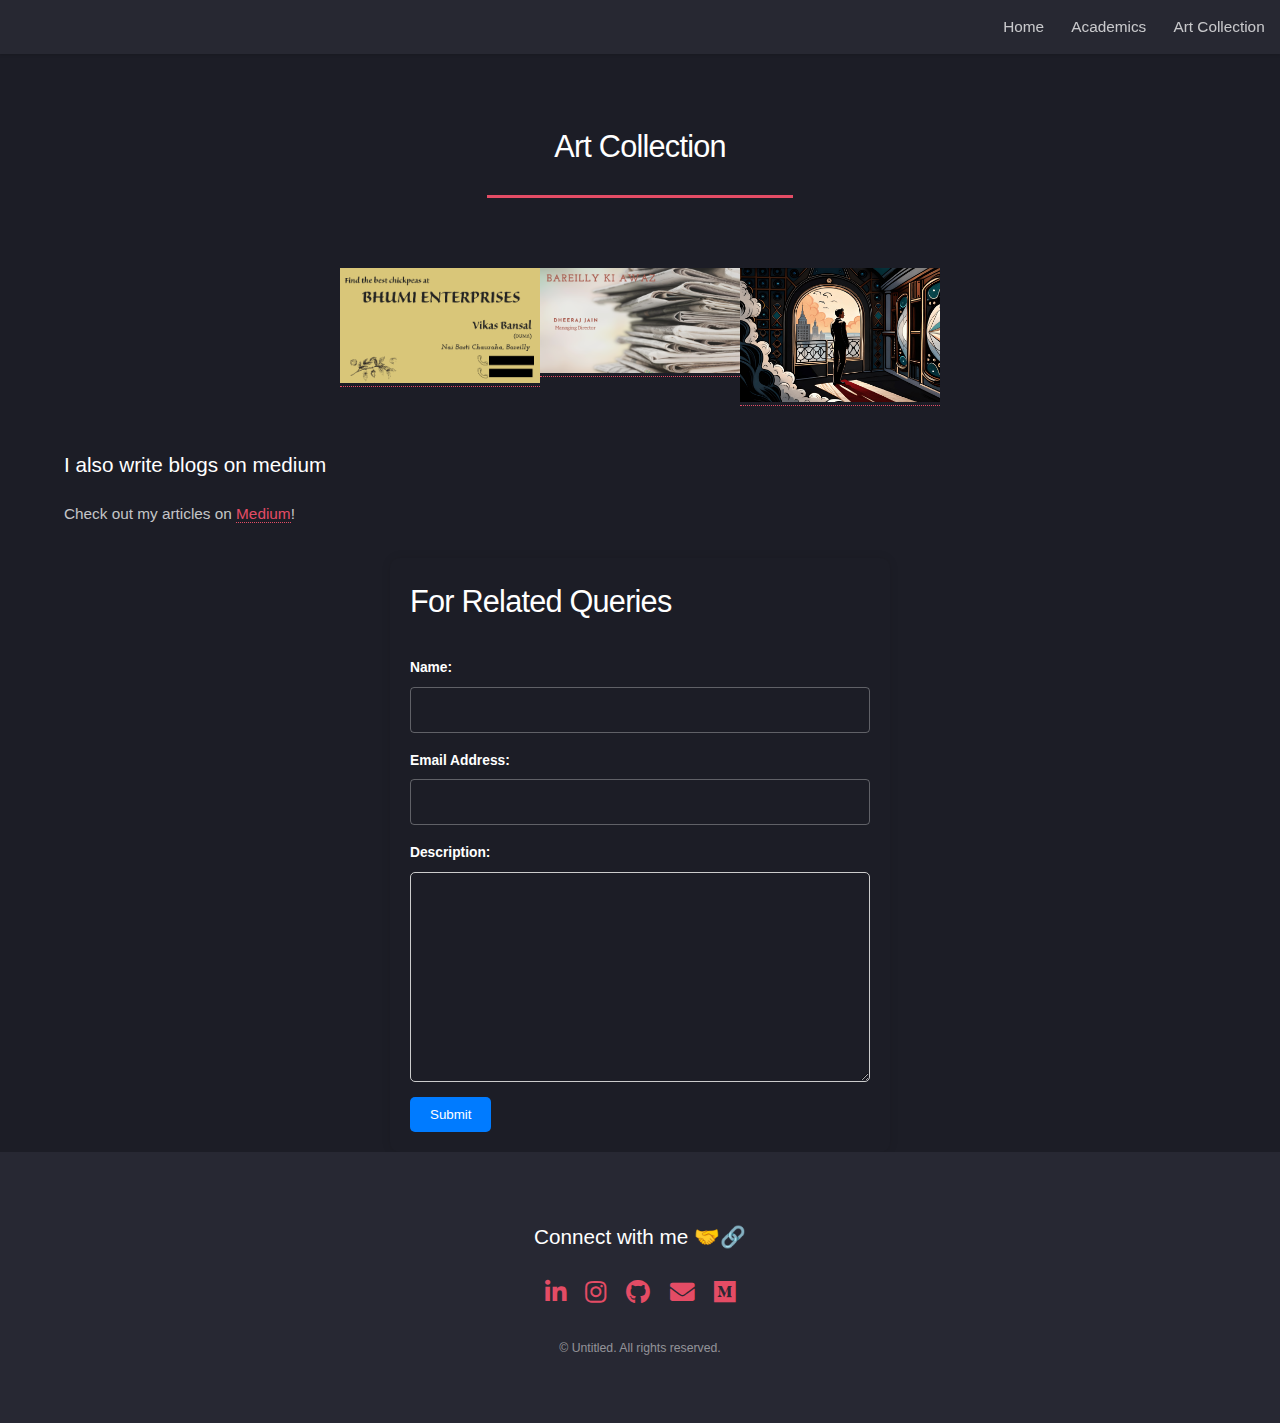
<file: Artwork.html>
<!DOCTYPE HTML>
<!--
	Landed by HTML5 UP
	html5up.net | @ajlkn
	Free for personal and commercial use under the CCA 3.0 license (html5up.net/license)
-->
<html>
	<head>
		<link rel="icon" type="image/x-icon" href="images/cool.png">
		<title>Arnav's Portfolio</title>
		<meta charset="utf-8" />
		<meta name="viewport" content="width=device-width, initial-scale=1, user-scalable=no" />
		<link rel="stylesheet" href="assets/css/main.css" />
		<noscript><link rel="stylesheet" href="assets/css/noscript.css" /></noscript>
	</head>
	<body class="is-preload">
		<div id="page-wrapper">

			<!-- Header -->
			<header id="header">
				<!-- <h1 id="logo"><a href="index.html">Landed</a></h1>  -->
				<nav id="nav">
					<ul>
						<li><a href="index.html">Home</a></li>							
						<li>
							<a href="#">Academics</a>
							<ul>
								<li><a href="Experience.html">Experience</a></li>
								<li><a href="Project.html">Projects</a></li>
								<li><a href="Certificates.html">Certificates</a></li>
								<li><a href="Skills.html">Skills</a></li>
								<li><a href="Courses.html">Courses</a></li>
								<li><a href="Books.html">Books</a></li>
							</ul>
						</li>
						<li><a href="Artwork.html">Art Collection</a></li>
					</ul>
				</nav>
			</header>

			<!-- Main -->
				<div id="main" class="wrapper style1">
					<div class="container">
						<header class="major"> 
							<h2>Art Collection</h2>
							<p></p>
						</header>
						<!-- Content-->
						<style>
                            body {
                                margin: 0;
                                padding: 0;
                                font-family: Arial, sans-serif;
                            }
                            .image-gallery {
                                display: flex;
                                flex-wrap: wrap;
                                justify-content: center;
                                gap: 0;
                            }
                            .image-box {
                                position: relative;
                                overflow: hidden;
                                width: 200px;
                                margin: 0;
                            }
                            .image-box img {
                                width: 100%;
                                height: auto;
                                transition: transform 0.3s, box-shadow 0.3s;
                            }
                            .image-box:hover img {
                                transform: scale(1.1);
                                box-shadow: 0 10px 20px rgba(0, 0, 0, 0.5);
                            }
                            .image-modal {
                                display: none;
                                position: fixed;
                                top: 0;
                                left: 0;
                                width: 100%;
                                height: 100%;
                                background-color: rgba(0, 0, 0, 0.7);
                                justify-content: center;
                                align-items: center;
                            }
                            .image-modal img {
                                max-width: 90%;
                                max-height: 90%;
                            }
                            .image-box:hover ~ .image-modal {
                                display: flex;
                            }
                        </style>
						<div class="image-gallery">
                            <div class="image-box">
                                <a href="images/vcb.png" target="_blank">
                                    <img src="images/vcb.png" alt="Image 1">
                                </a>
                            </div>
                            <div class="image-box">
                                <a href="images/bka.png" target="_blank">
                                    <img src="images/bka.png" alt="Image 2">
                                </a>
                            </div>
                            <div class="image-box">
                                <a href="images/fd.png" target="_blank">
                                    <img src="images/fd.png" alt="Image 2">
                                </a>
                            </div>
                            <!-- Add more image-box elements for additional images -->
                        </div>
					</div>
				</div>
        <!-- Medium Account link-->
        <div class="container">
            <h3>I also write blogs on medium</h3>
            <p>Check out my articles on <a href="https://medium.com/@arumynameis" target="_blank">Medium</a>!</p>
        </div>
        
        <!-- Form-->
                <style>
                    body {
                        font-family: Arial, sans-serif;
                        margin: 0;
                        padding: 0;
                    }
                    h1 {
                        text-align: center;
                        padding: 20px;
                    }
                    form {
                        max-width: 500px;
                        margin: 0 auto;
                        padding: 20px;
                        border-radius: 10px;
                        box-shadow: 0 0 10px rgba(0, 0, 0, 0.1);
                    }
                    label {
                        font-weight: bold;
                        display: block;
                        margin-bottom: 5px;
                    }
                    input, textarea {
                        width: 100%;
                        padding: 10px;
                        border: 1px solid #ccc;
                        border-radius: 5px;
                        margin-bottom: 15px;
                    }
                    textarea {
                        resize: vertical;
                    }
                    button[type="submit"] {
                        background-color: #007bff;
                        color: white;
                        padding: 10px 20px;
                        border: none;
                        border-radius: 5px;
                        cursor: pointer;
                        transition: background-color 0.3s;
                    }
                    button[type="submit"]:hover {
                        background-color: #0056b3;
                    }
                </style>
                
                <form action="submit_form.php" method="post">
                    <h2>For Related Queries</h2>
                    <label for="name">Name:</label>
                    <input type="text" id="name" name="name" required>
                    
                    <label for="email">Email Address:</label>
                    <input type="email" id="email" name="email" required>
                    
                    <label for="description">Description:</label>
                    <textarea id="description" name="description" rows="7" required></textarea>
                    
                    <button type="submit">Submit</button>
                </form>
			<!-- Footer-->
		<footer id="footer">	
			<h3>Connect with me 🤝🔗</h3>
			<ul class="icons">
				<li><a href="https://www.linkedin.com/in/arnav-agarwal-571a59243/" target="_blank" class="icon brands fa-linkedin-in"><span class="label">LinkedIn</span></a></li>
				<li><a href="https://instagram.com/processing_arnav?utm_source=qr&igshid=MzNlNGNkZWQ4Mg%3D%3D" target="_blank" class="icon brands fa-instagram"><span class="label">Instagram</span></a></li>
				<li><a href="https://github.com/ArnavAgarwal-Mr-AR" target="_blank" class="icon brands fa-github"><span class="label">GitHub</span></a></li>
				<li><a href="https://mail.google.com/mail/u/0/#inbox?compose=DmwnWsLTHfxNLqwQZPgxmTNNfqPFBtkQSwgRlHhXwsdcRqQrtMtMrqdlDdQvTgwljhZpDfJXDlQB" target="_blank" class="icon solid fa-envelope"><span class="label">Email</span></a></li>
				<li><a href="https://medium.com/@arumynameis" target="_blank" class="icon brands fa-medium"><span class="label">Meduim</span></a></li>
			</ul>
			<ul class="copyright">
				<li>&copy; Untitled. All rights reserved.</li>
			</ul>
		</footer>

		<!-- Scripts -->
			<script src="assets/js/jquery.min.js"></script>
			<script src="assets/js/jquery.scrolly.min.js"></script>
			<script src="assets/js/jquery.dropotron.min.js"></script>
			<script src="assets/js/jquery.scrollex.min.js"></script>
			<script src="assets/js/browser.min.js"></script>
			<script src="assets/js/breakpoints.min.js"></script>
			<script src="assets/js/util.js"></script>
			<script src="assets/js/main.js"></script>

	</body>
</html>
</file>
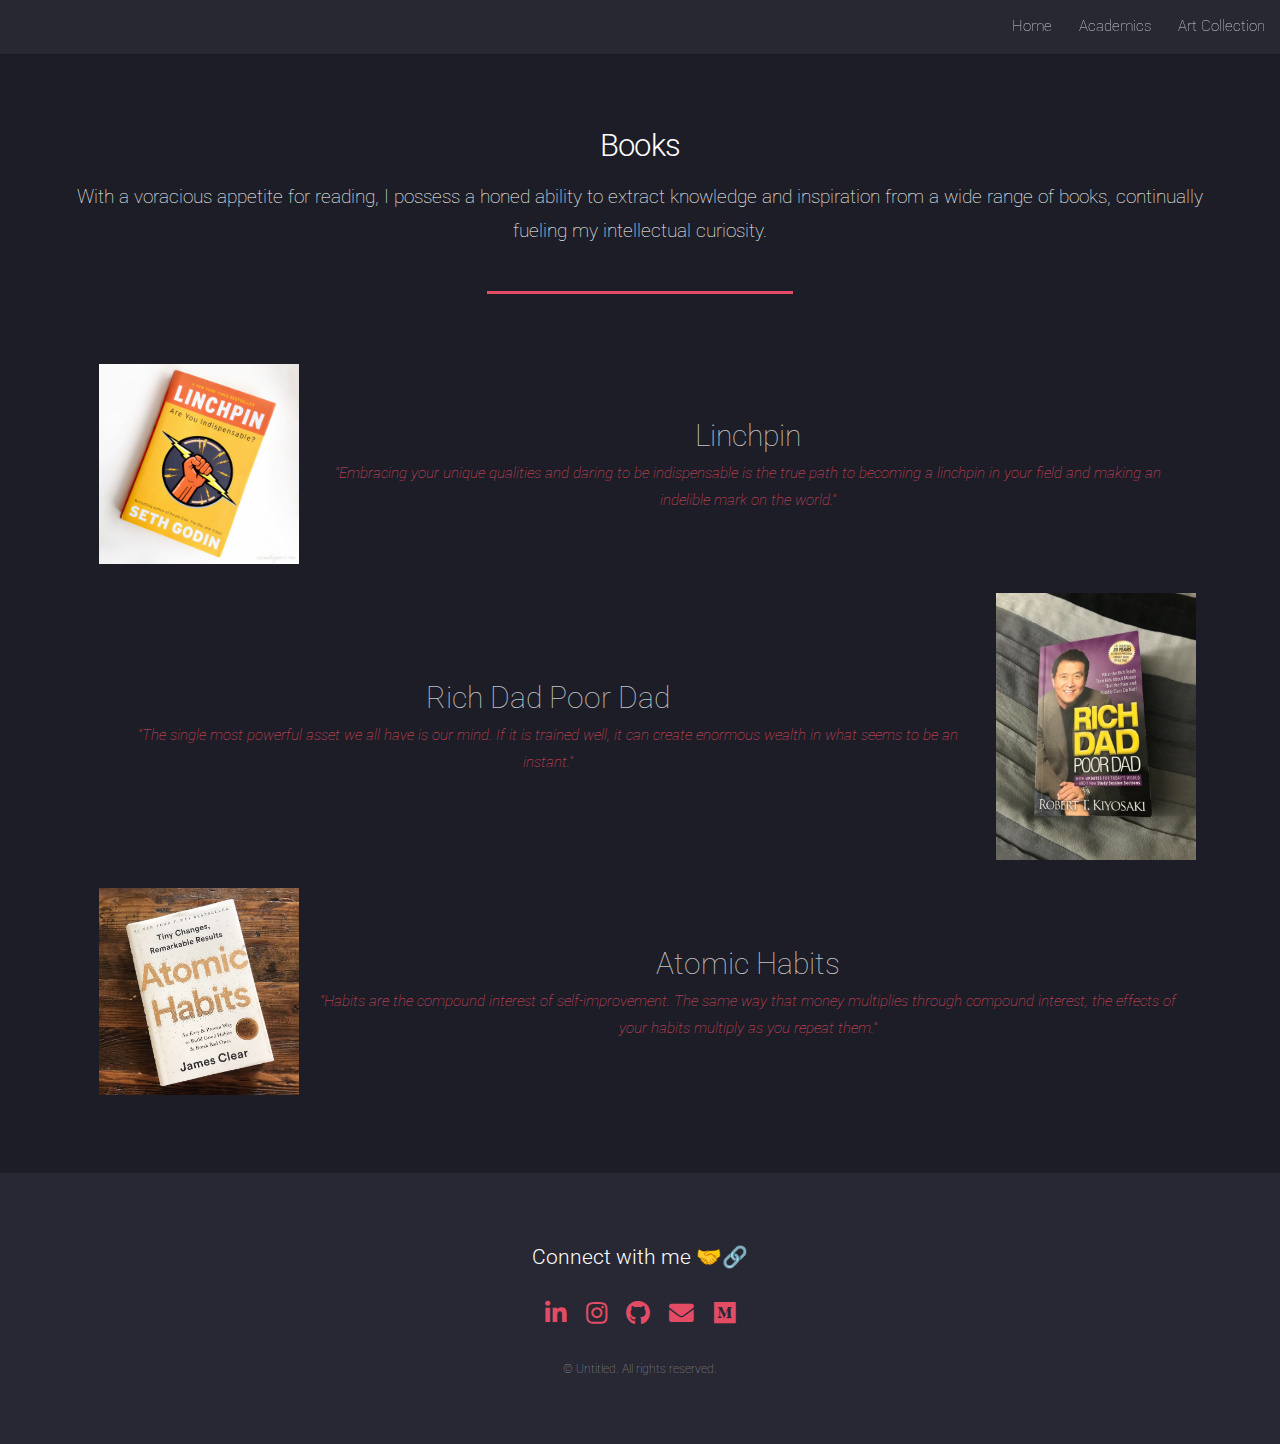
<file: Books.html>
<!DOCTYPE HTML>
<!--
	Certificates page
-->
<html>
	<head>
		<link rel="icon" type="image/x-icon" href="images/cool.png">
		<title>Arnav's Portfolio</title>
		<meta charset="utf-8" />
		<meta name="viewport" content="width=device-width, initial-scale=1, user-scalable=no" />
		<link rel="stylesheet" href="assets/css/main.css" />
		<noscript><link rel="stylesheet" href="assets/css/noscript.css" /></noscript>
	</head>
	<body class="is-preload">
		<div id="page-wrapper">

			<!-- Header -->
			<header id="header">
				<!-- <h1 id="logo"><a href="index.html">Landed</a></h1>  -->
				<nav id="nav">
					<ul>
						<li><a href="index.html">Home</a></li>							
						<li>
							<a href="#">Academics</a>
							<ul>
								<li><a href="Experience.html">Experience</a></li>
								<li><a href="Project.html">Projects</a></li>
								<li><a href="Certificates.html">Certificates</a></li>
								<li><a href="Skills.html">Skills</a></li>
								<li><a href="Courses.html">Courses</a></li>
								<li><a href="Books.html">Books</a></li>
							</ul>
						</li>
						<li><a href="Artwork.html">Art Collection</a></li>
					</ul>
				</nav>
			</header>

			<!-- Main -->
				<div id="main" class="wrapper style1">
					<div class="container">
						<header class="major">
							<h2>Books</h2>
							<p>With a voracious appetite for reading, I possess a honed ability to extract knowledge and inspiration from a wide range of books, continually fueling my intellectual curiosity.</p>
						</header>
                        <ul class="certificate-list"> 
							<style>
                                .book-container {
                                    display: flex;
                                    align-items: center;
                                    justify-content: space-between;
                                    margin: 20px;
                                }
                                .book-image {
                                    flex: 1;
                                    max-width: 200px;
                                }
                                .book-info {
                                    flex: 1;
                                    padding: 0 20px;
                                    text-align: center;
                                }
                                .book-name {
                                    font-size: 30px;
                                    margin-bottom: 10px;
                                }
                                .famous-line {
                                    font-style: italic;
                                    color: #e44c65;
                                }
                                .reverse {
                                    flex-direction: row-reverse;
                                }
                            </style>
                            <div class="book-container">
                                <div class="book-image">
                                    <img src="images/book.jpeg" alt="Book Image" width="100%">
                                </div>
                                <div class="book-info">
                                    <div class="book-name">Linchpin</div>
                                    <div class="famous-line">"Embracing your unique qualities and daring to be indispensable is the true path to becoming a linchpin in your field and making an indelible mark on the world."</div>
                                </div>
                            </div>
                            
                            <div class="book-container reverse">
                                <div class="book-image">
                                    <img src="images/b2.jpg" alt="Book Image" width="100%">
                                </div>
                                <div class="book-info">
                                    <div class="book-name">Rich Dad Poor Dad</div>
                                    <div class="famous-line">"The single most powerful asset we all have is our mind. If it is trained well, it can create enormous wealth in what seems to be an instant."</div>
                                </div>
                            </div>
                            <div class="book-container">
                                <div class="book-image">
                                    <img src="images/ah.jpg" alt="Book Image" width="100%">
                                </div>
                                <div class="book-info">
                                    <div class="book-name">Atomic Habits</div>
                                    <div class="famous-line">"Habits are the compound interest of self-improvement. The same way that money multiplies through compound interest, the effects of your habits multiply as you repeat them."</div>
                                </div>
                            </div>
				</div>
                </div>
		<!-- Footer-->
		<footer id="footer">	
			<h3>Connect with me 🤝🔗</h3>
			<ul class="icons">
				<li><a href="https://www.linkedin.com/in/arnav-agarwal-571a59243/" target="_blank" class="icon brands fa-linkedin-in"><span class="label">LinkedIn</span></a></li>
				<li><a href="https://instagram.com/processing_arnav?utm_source=qr&igshid=MzNlNGNkZWQ4Mg%3D%3D" target="_blank" class="icon brands fa-instagram"><span class="label">Instagram</span></a></li>
				<li><a href="https://github.com/ArnavAgarwal-Mr-AR" target="_blank" class="icon brands fa-github"><span class="label">GitHub</span></a></li>
				<li><a href="https://mail.google.com/mail/u/0/#inbox?compose=DmwnWsLTHfxNLqwQZPgxmTNNfqPFBtkQSwgRlHhXwsdcRqQrtMtMrqdlDdQvTgwljhZpDfJXDlQB" target="_blank" class="icon solid fa-envelope"><span class="label">Email</span></a></li>
				<li><a href="https://medium.com/@arumynameis" target="_blank" class="icon brands fa-medium"><span class="label">Meduim</span></a></li>
			</ul>
			<ul class="copyright">
				<li>&copy; Untitled. All rights reserved.</li>
			</ul>
		</footer>
		<!-- Scripts -->
			<script src="assets/js/jquery.min.js"></script>
			<script src="assets/js/jquery.scrolly.min.js"></script>
			<script src="assets/js/jquery.dropotron.min.js"></script>
			<script src="assets/js/jquery.scrollex.min.js"></script>
			<script src="assets/js/browser.min.js"></script>
			<script src="assets/js/breakpoints.min.js"></script>
			<script src="assets/js/util.js"></script>
			<script src="assets/js/main.js"></script>

	</body>
</html>
</file>
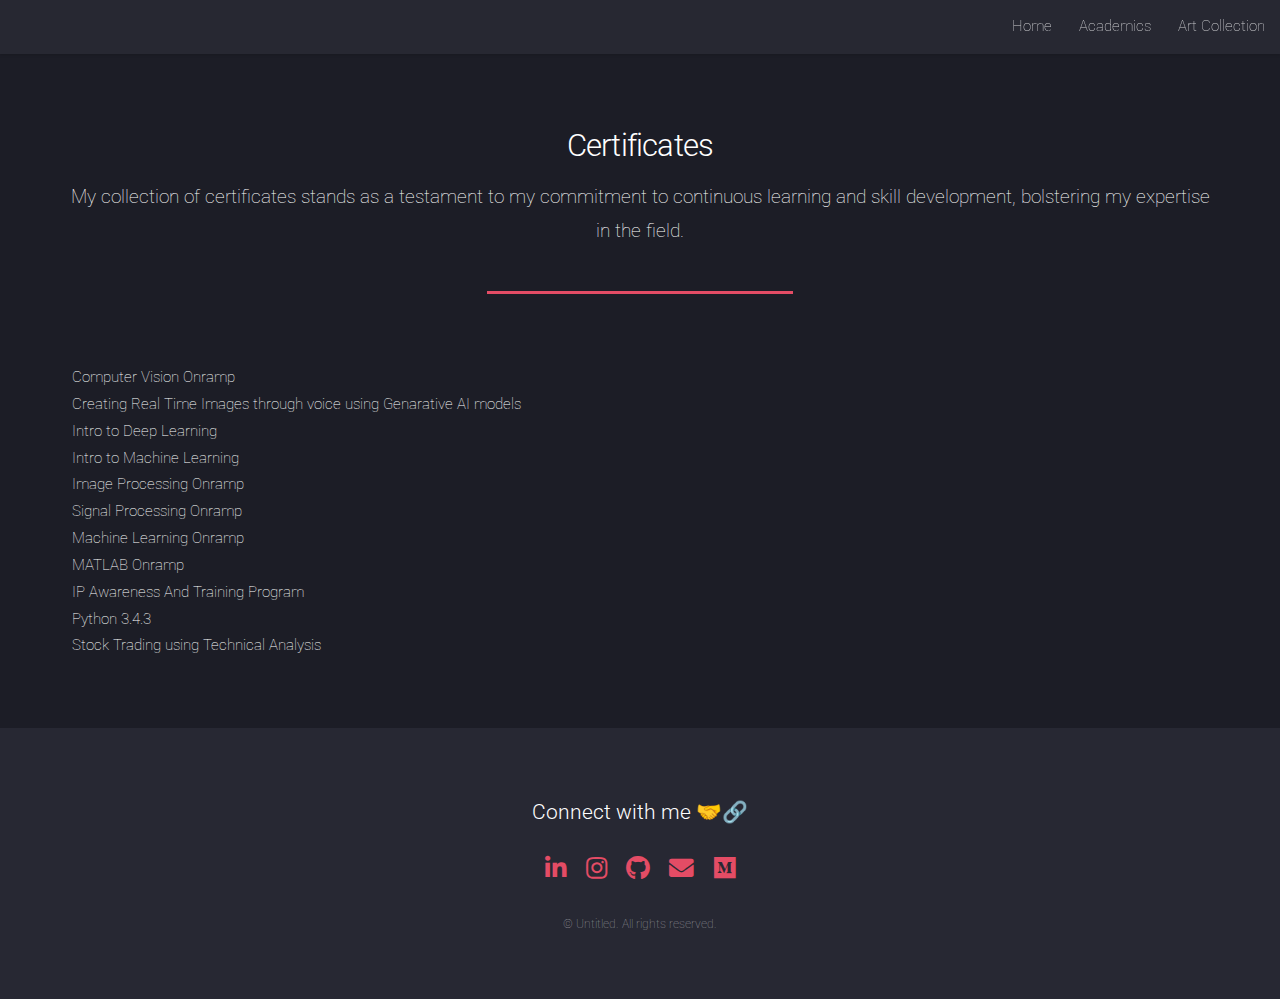
<file: Certificates.html>
<!DOCTYPE HTML>
<html>
	<head>
		<link rel="icon" type="image/x-icon" href="images/cool.png">
		<title>Arnav's Portfolio</title>
		<meta charset="utf-8" />
		<meta name="viewport" content="width=device-width, initial-scale=1, user-scalable=no" />
		<link rel="stylesheet" href="assets/css/main.css" />
		<noscript><link rel="stylesheet" href="assets/css/noscript.css" /></noscript>
	</head>
	<body class="is-preload">
		<div id="page-wrapper">

			<!-- Header -->
			<header id="header">
				<!-- <h1 id="logo"><a href="index.html">Landed</a></h1>  -->
				<nav id="nav">
					<ul>
						<li><a href="index.html">Home</a></li>							
						<li>
							<a href="#">Academics</a>
							<ul>
								<li><a href="Experience.html">Experience</a></li>
								<li><a href="Project.html">Projects</a></li>
								<li><a href="Certificates.html">Certificates</a></li>
								<li><a href="Skills.html">Skills</a></li>
								<li><a href="Courses.html">Courses</a></li>
								<li><a href="Books.html">Books</a></li>
							</ul>
						</li>
						<li><a href="Artwork.html">Art Collection</a></li>
					</ul>
				</nav>
			</header>

			<!-- Main -->
				<div id="main" class="wrapper style1">
					<div class="container">
						<header class="major">
							<h2>Certificates</h2>
							<p>My collection of certificates stands as a testament to my commitment to continuous learning and skill development, bolstering my expertise in the field.</p>
						</header>
                        <ul class="certificate-list"> 
							<style>
								.certificate-list {
									list-style-type: none;
									padding: 0;
                                    color: white;
                                    border: none;
								}
                            </style>
                            <li><a href="https://matlabacademy.mathworks.com/progress/share/certificate.html?id=747360f9-ccaf-4364-ae4d-f4605567efd4&" target="_blank" class="certificate-list">Computer Vision Onramp</a></li>
                            <li><a href="https://kandi.verified.cv/en/verify/08678649656632?ref=email" target="_blank" class="certificate-list">Creating Real Time Images through voice using Genarative AI models</a></li>
                            <li><a href="https://www.kaggle.com/learn/certification/arnavag/intro-to-deep-learning" target="_blank" class="certificate-list">Intro to Deep Learning</a></li>
                            <li><a href="https://www.kaggle.com/learn/certification/arnavag/intro-to-machine-learning" target="_blank" class="certificate-list">Intro to Machine Learning</a></li>
                            <li><a href="https://matlabacademy.mathworks.com/progress/share/certificate.html?id=8f5993cd-4921-4e79-a9a7-f997bf6fc37a&" target="_blank" class="certificate-list">Image Processing Onramp</a></li>
                            <li><a href="https://matlabacademy.mathworks.com/progress/share/certificate.html?id=02b6006d-73e0-4dcd-9fa0-03b545ae402b&" target="_blank" class="certificate-list">Signal Processing Onramp</a></li>
                            <li><a href="https://matlabacademy.mathworks.com/progress/share/certificate.html?id=d9cf032e-4f42-46ca-99e3-1100e0fb6859&" target="_blank" class="certificate-list">Machine Learning Onramp</a></li>
                            <li><a href="https://matlabacademy.mathworks.com/progress/share/certificate.html?id=e5a520eb-52ef-47f0-a762-6fa747e6a1fc&" target="_blank" class="certificate-list">MATLAB Onramp</a></li>
                            <li><a href="https://iprsearch.ipindia.gov.in/RQStatus/IPR_EVENT.aspx?FileName=QmF0Y2gzL01yLkFSTkFWQUdBUldBTDUxMDk0Ny5wZGY=" target="_blank" class="certificate-list">IP Awareness And Training Program</a></li>
                            <li><a href="https://spoken-tutorial.org/software-training/test/verify-test-certificate/" target="_blank" class="certificate-list">Python 3.4.3</a></li>
                            <li><a href="https://drive.google.com/file/d/1M5diHDH2U6VgtrouTOF7FvEnJfMD1VA2/view" target="_blank" class="certificate-list">Stock Trading using Technical Analysis</a></li>
				</div>
                </div>
		<!-- Footer-->
		<footer id="footer">	
			<h3>Connect with me 🤝🔗</h3>
			<ul class="icons">
				<li><a href="https://www.linkedin.com/in/arnav-agarwal-571a59243/" target="_blank" class="icon brands fa-linkedin-in"><span class="label">LinkedIn</span></a></li>
				<li><a href="https://instagram.com/processing_arnav?utm_source=qr&igshid=MzNlNGNkZWQ4Mg%3D%3D" target="_blank" class="icon brands fa-instagram"><span class="label">Instagram</span></a></li>
				<li><a href="https://github.com/ArnavAgarwal-Mr-AR" target="_blank" class="icon brands fa-github"><span class="label">GitHub</span></a></li>
				<li><a href="https://mail.google.com/mail/u/0/#inbox?compose=DmwnWsLTHfxNLqwQZPgxmTNNfqPFBtkQSwgRlHhXwsdcRqQrtMtMrqdlDdQvTgwljhZpDfJXDlQB" target="_blank" class="icon solid fa-envelope"><span class="label">Email</span></a></li>
				<li><a href="https://medium.com/@arumynameis" target="_blank" class="icon brands fa-medium"><span class="label">Meduim</span></a></li>
			</ul>
			<ul class="copyright">
				<li>&copy; Untitled. All rights reserved.</li>
			</ul>
		</footer>
		<!-- Scripts -->
			<script src="assets/js/jquery.min.js"></script>
			<script src="assets/js/jquery.scrolly.min.js"></script>
			<script src="assets/js/jquery.dropotron.min.js"></script>
			<script src="assets/js/jquery.scrollex.min.js"></script>
			<script src="assets/js/browser.min.js"></script>
			<script src="assets/js/breakpoints.min.js"></script>
			<script src="assets/js/util.js"></script>
			<script src="assets/js/main.js"></script>

	</body>
</html>
</file>
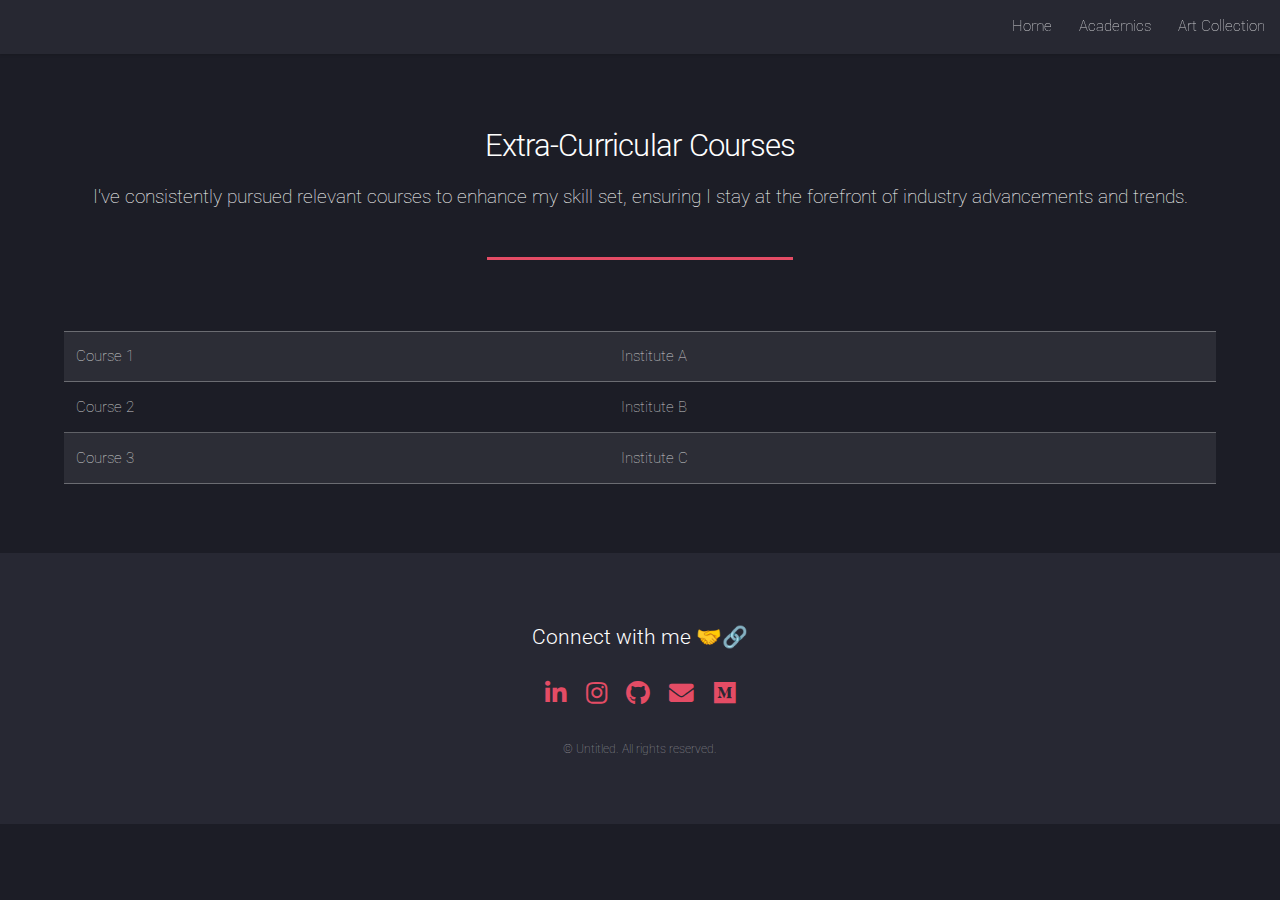
<file: Courses.html>
<!DOCTYPE HTML>
<!--
	Landed by HTML5 UP
	html5up.net | @ajlkn
	Free for personal and commercial use under the CCA 3.0 license (html5up.net/license)
-->
<html>
	<head>
		<link rel="icon" type="image/x-icon" href="images/cool.png">
		<title>Arnav's Portfolio</title>
		<meta charset="utf-8" />
		<meta name="viewport" content="width=device-width, initial-scale=1, user-scalable=no" />
		<link rel="stylesheet" href="assets/css/main.css" />
		<noscript><link rel="stylesheet" href="assets/css/noscript.css" /></noscript>
	</head>
	<body class="is-preload">
		<div id="page-wrapper">

			<!-- Header -->
			<header id="header">
				<!-- <h1 id="logo"><a href="index.html">Landed</a></h1>  -->
				<nav id="nav">
					<ul>
						<li><a href="index.html">Home</a></li>							
						<li>
							<a href="#">Academics</a>
							<ul>
								<li><a href="Experience.html">Experience</a></li>
								<li><a href="Project.html">Projects</a></li>
								<li><a href="Certificates.html">Certificates</a></li>
								<li><a href="Skills.html">Skills</a></li>
								<li><a href="Courses.html">Courses</a></li>
								<li><a href="Books.html">Books</a></li>
							</ul>
						</li>
						<li><a href="Artwork.html">Art Collection</a></li>
					</ul>
				</nav>
			</header>

			<!-- Main -->
				<div id="main" class="wrapper style1">
					<div class="container">
						<header class="major"> 
							<h2>Extra-Curricular Courses</h2>
							<p>I've consistently pursued relevant courses to enhance my skill set, ensuring I stay at the forefront of industry advancements and trends.</p>
						</header>
						<!-- Content-->
						<style>
							table {
								border-collapse: collapse;
								border: 0;
								width: 100%;
							}
							th, td {
								padding: 8px;
								text-align: left;
								border: 0;
							}
							th{
								border-bottom: 1px solid #ddd;
							}
						</style>
						<table>
							<tbody>
								<tr>
									<td>Course 1</td>
									<td>Institute A</td>
								</tr>
								<tr>
									<td>Course 2</td>
									<td>Institute B</td>
								</tr>
								<tr>
									<td>Course 3</td>
									<td>Institute C</td>
								</tr>
								<!-- Add more course rows as needed -->
							</tbody>
						</table>
					</div>
				</div>

			<!-- Footer-->
		<footer id="footer">	
			<h3>Connect with me 🤝🔗</h3>
			<ul class="icons">
				<li><a href="https://www.linkedin.com/in/arnav-agarwal-571a59243/" target="_blank" class="icon brands fa-linkedin-in"><span class="label">LinkedIn</span></a></li>
				<li><a href="https://instagram.com/processing_arnav?utm_source=qr&igshid=MzNlNGNkZWQ4Mg%3D%3D" target="_blank" class="icon brands fa-instagram"><span class="label">Instagram</span></a></li>
				<li><a href="https://github.com/ArnavAgarwal-Mr-AR" target="_blank" class="icon brands fa-github"><span class="label">GitHub</span></a></li>
				<li><a href="https://mail.google.com/mail/u/0/#inbox?compose=DmwnWsLTHfxNLqwQZPgxmTNNfqPFBtkQSwgRlHhXwsdcRqQrtMtMrqdlDdQvTgwljhZpDfJXDlQB" target="_blank" class="icon solid fa-envelope"><span class="label">Email</span></a></li>
				<li><a href="https://medium.com/@arumynameis" target="_blank" class="icon brands fa-medium"><span class="label">Meduim</span></a></li>
			</ul>
			<ul class="copyright">
				<li>&copy; Untitled. All rights reserved.</li>
			</ul>
		</footer>

		<!-- Scripts -->
			<script src="assets/js/jquery.min.js"></script>
			<script src="assets/js/jquery.scrolly.min.js"></script>
			<script src="assets/js/jquery.dropotron.min.js"></script>
			<script src="assets/js/jquery.scrollex.min.js"></script>
			<script src="assets/js/browser.min.js"></script>
			<script src="assets/js/breakpoints.min.js"></script>
			<script src="assets/js/util.js"></script>
			<script src="assets/js/main.js"></script>

	</body>
</html>
</file>
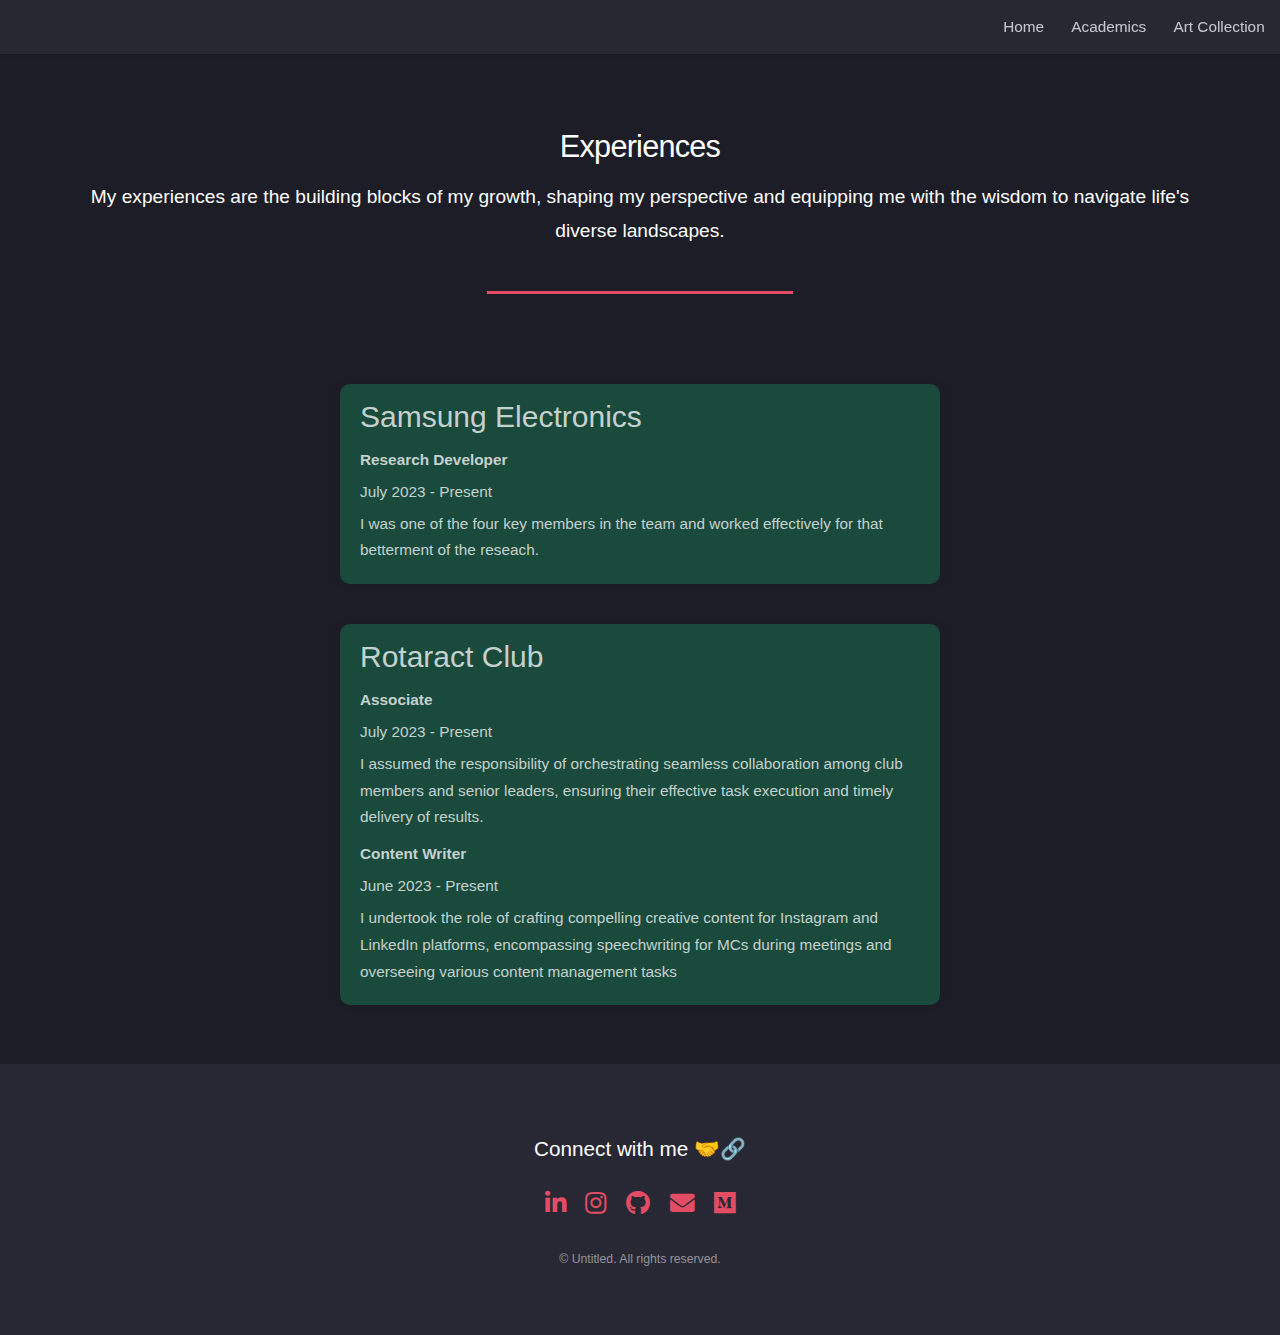
<file: Experience.html>
<!DOCTYPE HTML>
<!--
	Landed by HTML5 UP
	html5up.net | @ajlkn
	Free for personal and commercial use under the CCA 3.0 license (html5up.net/license)
-->
<html>
	<head>
		<link rel="icon" type="image/x-icon" href="images/cool.png">
		<title>Arnav's Portfolio</title>
		<meta charset="utf-8" />
		<meta name="viewport" content="width=device-width, initial-scale=1, user-scalable=no" />
		<link rel="stylesheet" href="assets/css/main.css" />
		<noscript><link rel="stylesheet" href="assets/css/noscript.css" /></noscript>
	</head>
	<body class="is-preload">
		<div id="page-wrapper">

			<!-- Header -->
			<header id="header">
				<!-- <h1 id="logo"><a href="index.html">Landed</a></h1>  -->
				<nav id="nav">
					<ul>
						<li><a href="index.html">Home</a></li>							
						<li>
							<a href="#">Academics</a>
							<ul>
								<li><a href="Experience.html">Experience</a></li>
								<li><a href="Project.html">Projects</a></li>
								<li><a href="Certificates.html">Certificates</a></li>
								<li><a href="Skills.html">Skills</a></li>
								<li><a href="Courses.html">Courses</a></li>
								<li><a href="Books.html">Books</a></li>
							</ul>
						</li>
						<li><a href="Artwork.html">Art Collection</a></li>
					</ul>
				</nav>
			</header>

			<!-- Main -->
				<div id="main" class="wrapper style1">
					<div class="container">
						<header class="major"> 
							<h2>Experiences</h2>
							<p>My experiences are the building blocks of my growth, shaping my perspective and equipping me with the wisdom to navigate life's diverse landscapes.</p>
						</header>
						<!-- Content-->
						<style>
							body {
								font-family: Arial, sans-serif;  
								margin: 0;
								padding: 0;
							}
							.experience-timeline {
								display: flex;
								justify-content: center;
								align-items: flex-start;
							}
							.experience-block {
								background-color: #1a8e5f66;
								border-radius: 10px;
								box-shadow: 0 0 10px rgba(0, 0, 0, 0.1);
								margin: 20px auto;
								padding: 20px;
								max-width: 600px;
								position: relative;
							}
							.experience-title {
								font-size: 30px;
								margin-bottom: 16px;
							}
							.experience-subtitle {
								font-weight: bold;
								margin-top: 10px;
							}
							.experience-description {
								margin-top: 5px;
							}
						</style>
						<div class="experience-timeline">
							<div class="timeline-marker"></div>
							<div class="experience-block">
								<div class="experience-title">Samsung Electronics</div>
								<div class="experience-subtitle">Research Developer</div>
								<div class="experience-description">July 2023 - Present</div>
								<div class="experience-description">I was one of the four key members in the team and worked effectively for that betterment of the reseach.</div>
							</div>
						</div>
						<div class="experience-timeline">
							<div class="timeline-marker"></div>
							<div class="experience-block">
								<div class="experience-title">Rotaract Club</div>
								<div class="experience-subtitle">Associate</div>
								<div class="experience-description">July 2023 - Present</div>
								<div class="experience-description">I assumed the responsibility of orchestrating seamless collaboration among club members and senior leaders, ensuring their effective task execution and timely delivery of results.</div>
								<div class="experience-subtitle">Content Writer</div>
								<div class="experience-description">June 2023 - Present</div>
								<div class="experience-description">I undertook the role of crafting compelling creative content for Instagram and LinkedIn platforms, encompassing speechwriting for MCs during meetings and overseeing various content management tasks</div>
							</div>
						</div>
					</div>
				</div>

			<!-- Footer-->
		<footer id="footer">	
			<h3>Connect with me 🤝🔗</h3>
			<ul class="icons">
				<li><a href="https://www.linkedin.com/in/arnav-agarwal-571a59243/" target="_blank" class="icon brands fa-linkedin-in"><span class="label">LinkedIn</span></a></li>
				<li><a href="https://instagram.com/processing_arnav?utm_source=qr&igshid=MzNlNGNkZWQ4Mg%3D%3D" target="_blank" class="icon brands fa-instagram"><span class="label">Instagram</span></a></li>
				<li><a href="https://github.com/ArnavAgarwal-Mr-AR" target="_blank" class="icon brands fa-github"><span class="label">GitHub</span></a></li>
				<li><a href="https://mail.google.com/mail/u/0/#inbox?compose=DmwnWsLTHfxNLqwQZPgxmTNNfqPFBtkQSwgRlHhXwsdcRqQrtMtMrqdlDdQvTgwljhZpDfJXDlQB" target="_blank" class="icon solid fa-envelope"><span class="label">Email</span></a></li>
				<li><a href="https://medium.com/@arumynameis" target="_blank" class="icon brands fa-medium"><span class="label">Meduim</span></a></li>
			</ul>
			<ul class="copyright">
				<li>&copy; Untitled. All rights reserved.</li>
			</ul>
		</footer>

		<!-- Scripts -->
			<script src="assets/js/jquery.min.js"></script>
			<script src="assets/js/jquery.scrolly.min.js"></script>
			<script src="assets/js/jquery.dropotron.min.js"></script>
			<script src="assets/js/jquery.scrollex.min.js"></script>
			<script src="assets/js/browser.min.js"></script>
			<script src="assets/js/breakpoints.min.js"></script>
			<script src="assets/js/util.js"></script>
			<script src="assets/js/main.js"></script>

	</body>
</html>
</file>
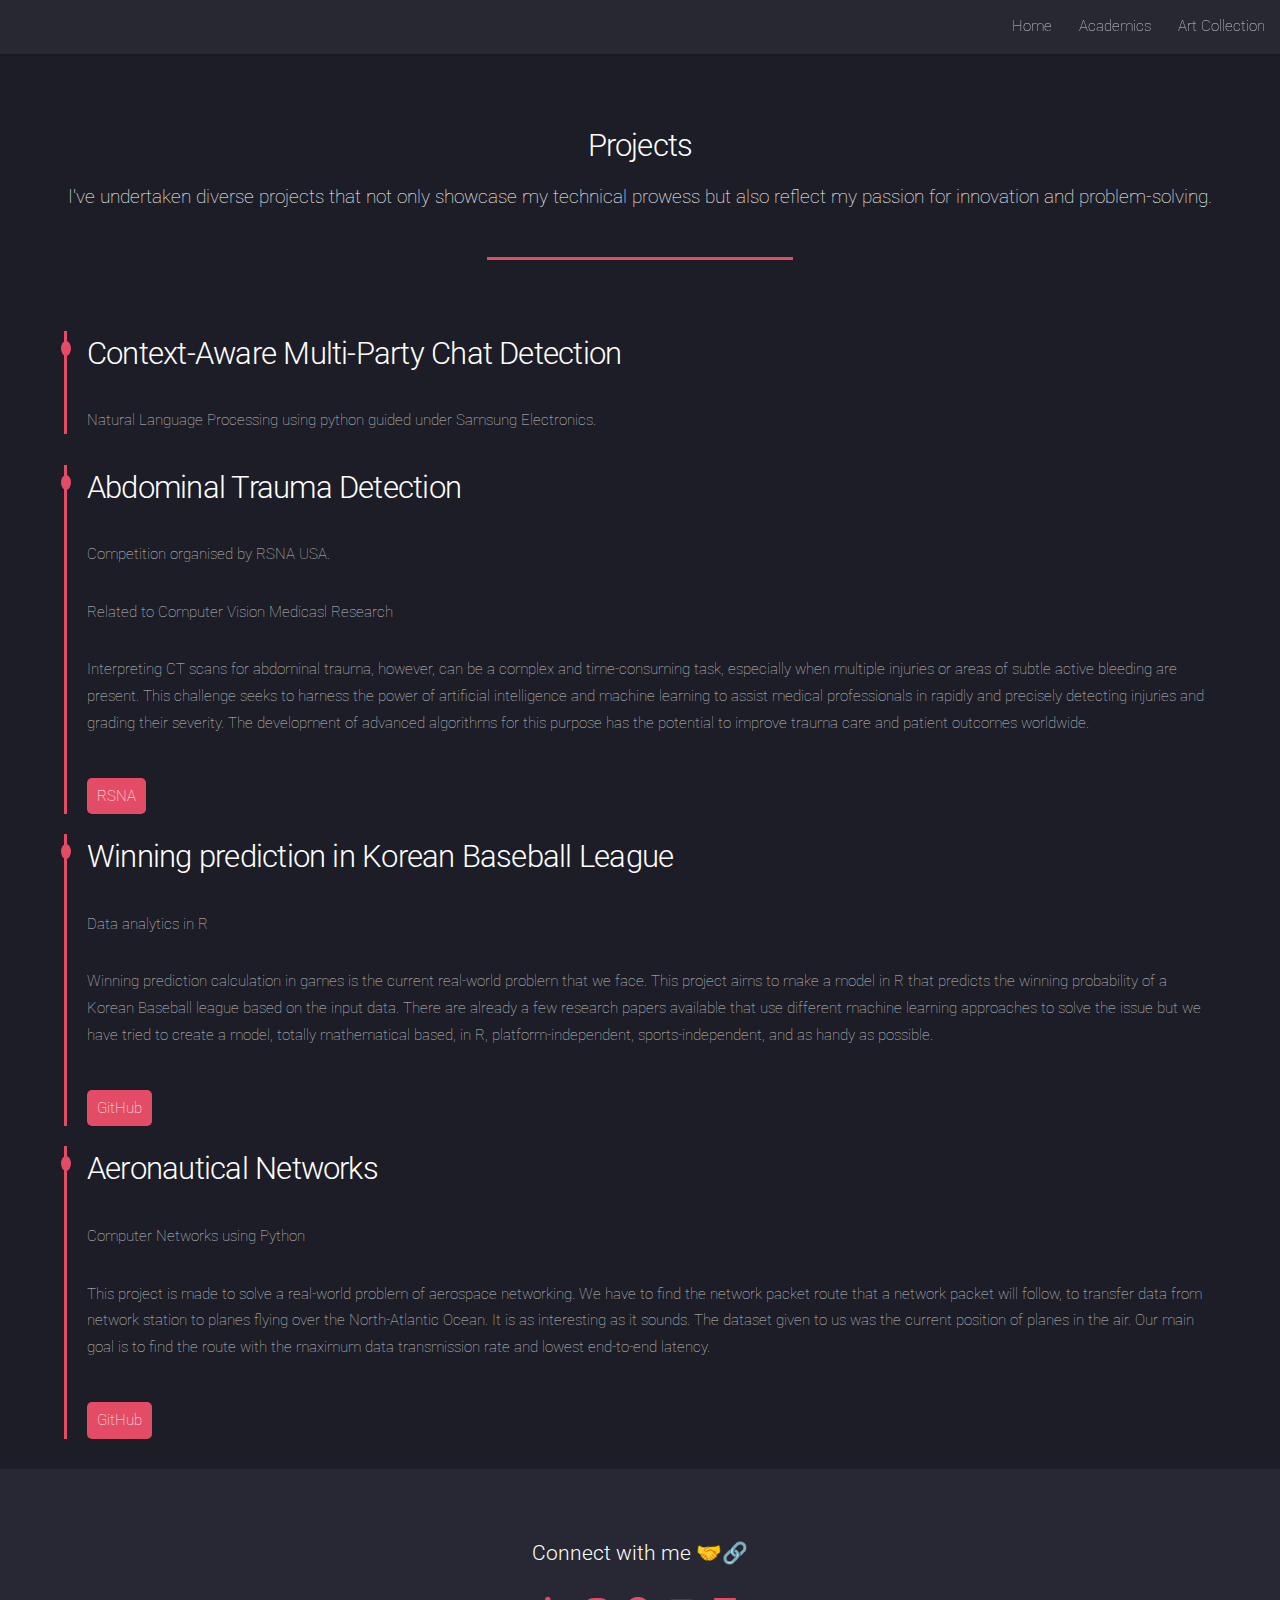
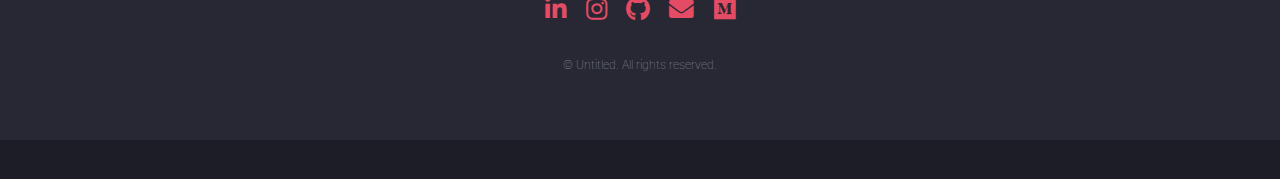
<file: Project.html>
<!DOCTYPE HTML>
<!--
	Projects page
-->
<html>
	<head>
		<link rel="icon" type="image/x-icon" href="images/cool.png">
		<title>Arnav's Portfolio</title>
		<meta charset="utf-8" />
		<meta name="viewport" content="width=device-width, initial-scale=1, user-scalable=no" />
		<link rel="stylesheet" href="assets/css/main.css" />
		<noscript><link rel="stylesheet" href="assets/css/noscript.css" /></noscript>
	</head>
	<body class="is-preload">
		<div id="page-wrapper">

			<!-- Header -->
			<header id="header">
				<!-- <h1 id="logo"><a href="index.html">Landed</a></h1>  -->
				<nav id="nav">
					<ul>
						<li><a href="index.html">Home</a></li>							
						<li>
							<a href="#">Academics</a>
							<ul>
								<li><a href="Experience.html">Experience</a></li>
								<li><a href="Project.html">Projects</a></li>
								<li><a href="Certificates.html">Certificates</a></li>
								<li><a href="Skills.html">Skills</a></li>
								<li><a href="Courses.html">Courses</a></li>
								<li><a href="Books.html">Books</a></li>
							</ul>
						</li>
						<li><a href="Artwork.html">Art Collection</a></li>
					</ul>
				</nav>
			</header>

			<!-- Main -->
				<div id="main" class="wrapper style1">
					<div class="container">
						<header class="major">
							<h2>Projects</h2>
							<p> I've undertaken diverse projects that not only showcase my technical prowess but also reflect my passion for innovation and problem-solving.</p>
						</header>
						<!-- <div class="row gtr-150">  -->
							<!-- <div class="col-4 col-12-medium"> -->
							<ul class="project-list"> 
							<style>
								.project-list {
									list-style-type: none;
									padding: 0;
								}
								.project {
									margin-bottom: 20px;
									border-left: 3px solid #e44c65;
									padding-left: 20px;
									position: relative;
								}
								.project::before {
									content: '';
									width: 10px;
									height: 15px;
									background-color: #e44c65;
									border-radius: 70%;
									position: absolute;
									left: -6px;
									top: 10px;
								}
								.project h2 {
									margin-top: 0;
								}
								.github-btn {
									display: inline-block;
									padding: 5px 10px;
									background-color: #e44c65;
									color: white;
									border: none;
									border-radius: 5px;
									text-decoration: none;
									margin-top: 10px;
								}
							</style>
								<li class="project">
									<h2>Context-Aware Multi-Party Chat Detection</h2>
									<p>Natural Language Processing using python guided under Samsung Electronics.</p>
								</li>
								<li class="project">
									<h2>Abdominal Trauma Detection</h2>
									<p>Competition organised by RSNA USA.</p>
									<p>Related to Computer Vision Medicasl Research</p>
									<p>Interpreting CT scans for abdominal trauma, however, can be a complex and time-consuming task, especially when multiple injuries or areas of subtle active bleeding are present. This challenge seeks to harness the power of artificial intelligence and machine learning to assist medical professionals in rapidly and precisely detecting injuries and grading their severity. The development of advanced algorithms for this purpose has the potential to improve trauma care and patient outcomes worldwide.</p>
									<a href="https://www.kaggle.com/competitions/rsna-2023-abdominal-trauma-detection" target="_blank" class="github-btn">RSNA</a>
								</li>
								<li class="project"> 
									<h2>Winning prediction in Korean Baseball League</h2>
									<p>Data analytics in R</p>
									<p>Winning prediction calculation in games is the current real-world problem that we face. This project aims to make a model in R that predicts the winning probability of a Korean Baseball league based on the input data. There are already a few research papers available that use different machine learning approaches to solve the issue but we have tried to create a model, totally mathematical based, in R, platform-independent, sports-independent, and as handy as possible.</p>
									<a href="https://github.com/ArnavAgarwal-Mr-AR/Korean-Baseball-using-data-analytics" target="_blank" class="github-btn">GitHub</a>
								</li>
								<li class="project">
									<h2>Aeronautical Networks</h2>
									<p>Computer Networks using Python</p>
									<p>This project is made to solve a real-world problem of aerospace networking. We have to find the network packet route that a network packet will follow, to transfer data from network station to planes flying over the North-Atlantic Ocean. It is as interesting as it sounds. The dataset given to us was the current position of planes in the air. Our main goal is to find the route with the maximum data transmission rate and lowest end-to-end latency.</p>
									<a href="https://github.com/ArnavAgarwal-Mr-AR/Aeronautical_Network" target="_blank" class="github-btn">GitHub</a>
								</li>
									<!-- Add more projects as needed -->
							</ul>
		</div>
		<!-- Footer-->
		<footer id="footer">
					
			<h3>Connect with me 🤝🔗</h3>
			<ul class="icons">
				<!-- <li><a href="#" class="icon brands alt fa-twitter"><span class="label">Twitter</span></a></li>-->
				<!--<li><a href="#" class="icon brands alt fa-facebook-f"><span class="label">Facebook</span></a></li> -->
				<li><a href="https://www.linkedin.com/in/arnav-agarwal-571a59243/" target="_blank" class="icon brands fa-linkedin-in"><span class="label">LinkedIn</span></a></li>
				<li><a href="https://instagram.com/processing_arnav?utm_source=qr&igshid=MzNlNGNkZWQ4Mg%3D%3D" target="_blank" class="icon brands fa-instagram"><span class="label">Instagram</span></a></li>
				<li><a href="https://github.com/ArnavAgarwal-Mr-AR" target="_blank" class="icon brands fa-github"><span class="label">GitHub</span></a></li>
				<li><a href="https://mail.google.com/mail/u/0/#inbox?compose=DmwnWsLTHfxNLqwQZPgxmTNNfqPFBtkQSwgRlHhXwsdcRqQrtMtMrqdlDdQvTgwljhZpDfJXDlQB" target="_blank" class="icon solid fa-envelope"><span class="label">Email</span></a></li>
				<li><a href="https://medium.com/@arumynameis" target="_blank" class="icon brands fa-medium"><span class="label">Meduim</span></a></li>
			</ul>
			<ul class="copyright">
				<li>&copy; Untitled. All rights reserved.</li>
			</ul>
		</footer>
		<!-- Scripts -->
			<script src="assets/js/jquery.min.js"></script>
			<script src="assets/js/jquery.scrolly.min.js"></script>
			<script src="assets/js/jquery.dropotron.min.js"></script>
			<script src="assets/js/jquery.scrollex.min.js"></script>
			<script src="assets/js/browser.min.js"></script>
			<script src="assets/js/breakpoints.min.js"></script>
			<script src="assets/js/util.js"></script>
			<script src="assets/js/main.js"></script>

	</body>
</html>
</file>
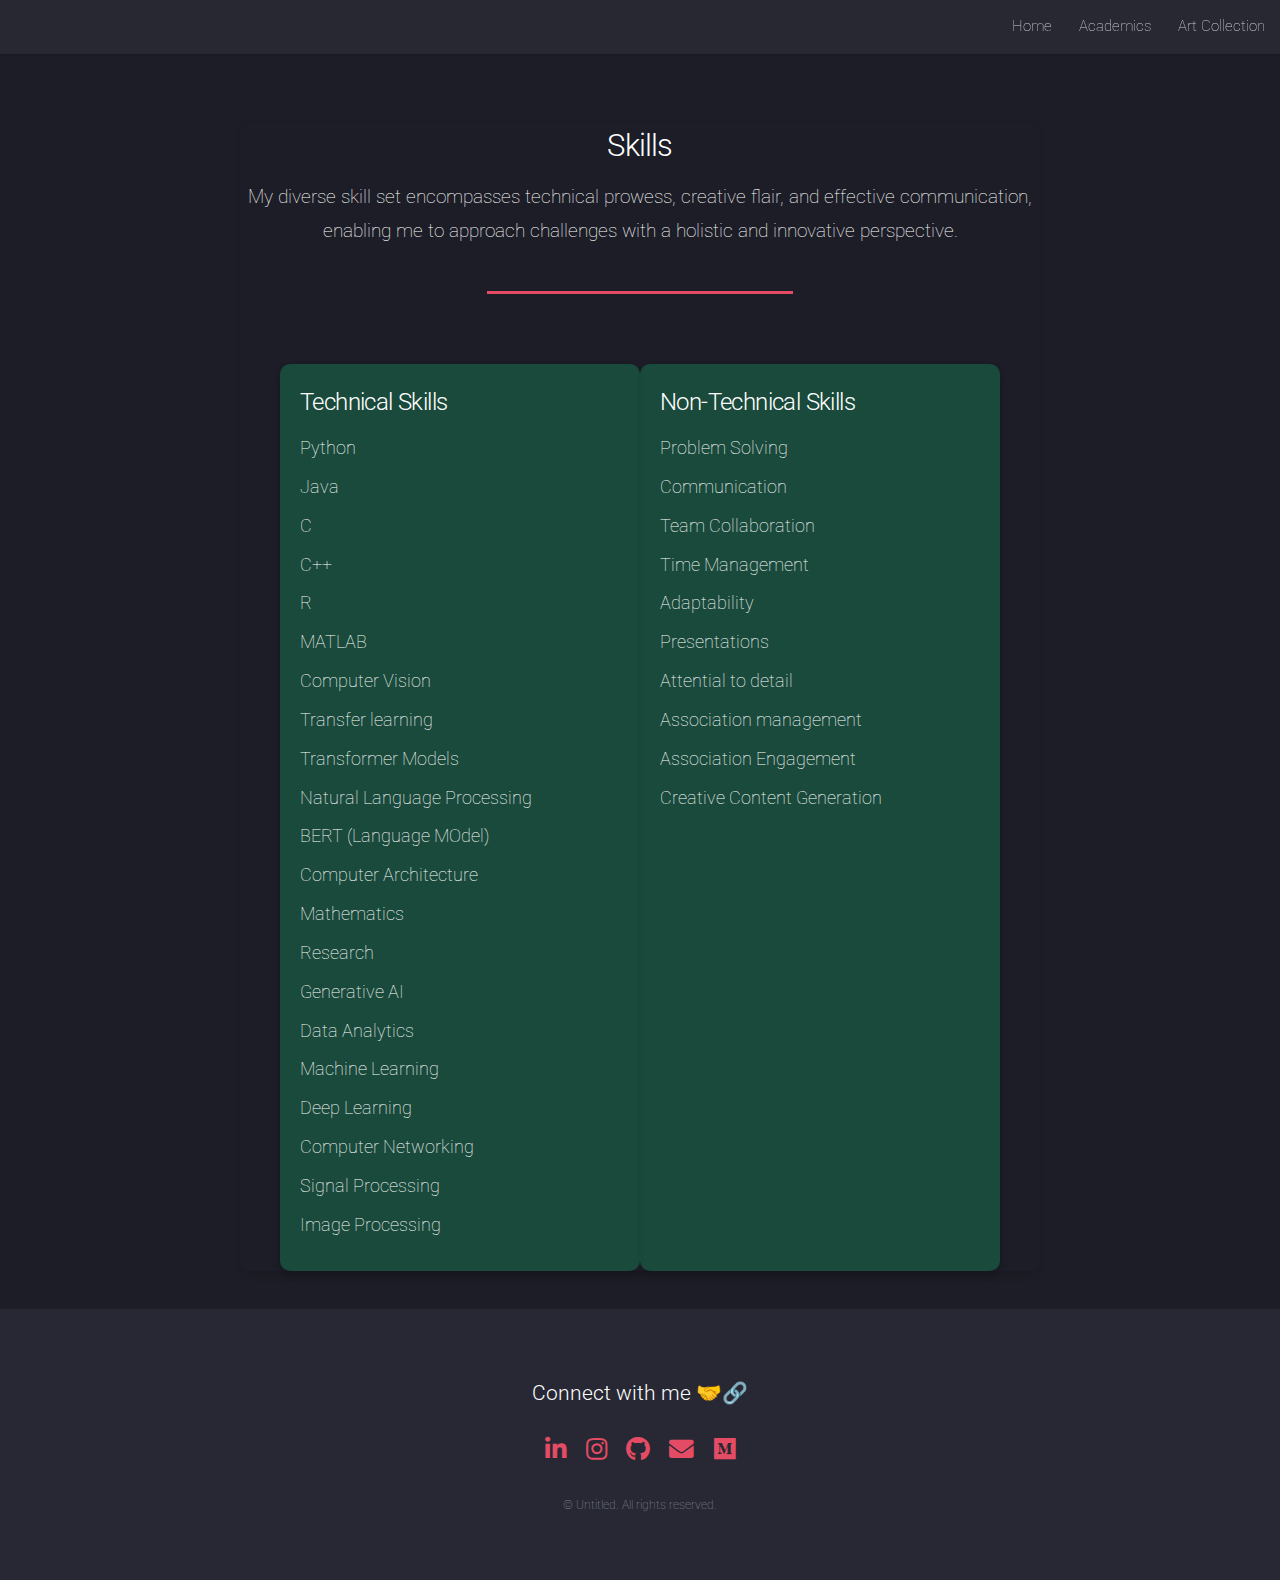
<file: Skills.html>
<!DOCTYPE HTML>
<html>
	<head>
		<link rel="icon" type="image/x-icon" href="images/cool.png">
		<title>Arnav's Portfolio</title>
		<meta charset="utf-8" />
		<meta name="viewport" content="width=device-width, initial-scale=1, user-scalable=no" />
		<link rel="stylesheet" href="assets/css/main.css" />
		<noscript><link rel="stylesheet" href="assets/css/noscript.css" /></noscript>
	</head>
	<body class="is-preload">
		<div id="page-wrapper">

			<!-- Header -->
			<header id="header">
				<!-- <h1 id="logo"><a href="index.html">Landed</a></h1>  -->
				<nav id="nav">
					<ul>
						<li><a href="index.html">Home</a></li>							
						<li>
							<a href="#">Academics</a>
							<ul>
								<li><a href="Experience.html">Experience</a></li>
								<li><a href="Project.html">Projects</a></li>
								<li><a href="Certificates.html">Certificates</a></li>
								<li><a href="Skills.html">Skills</a></li>
								<li><a href="Courses.html">Courses</a></li>
								<li><a href="Books.html">Books</a></li>
							</ul>
						</li>
						<li><a href="Artwork.html">Art Collection</a></li>
					</ul>
				</nav>
			</header>

			<!-- Main -->
				<div id="main" class="wrapper style1">
					<div class="container">
						<header class="major"> 
							<h2>Skills</h2>
							<p>My diverse skill set encompasses technical prowess, creative flair, and effective communication, enabling me to approach challenges with a holistic and innovative perspective.</p>
						</header>
						<!-- Content-->
						<style>
                            
                            .container {
                                max-width: 800px;
                                margin: 0 auto;
                                border-radius: 10px;
                                box-shadow: 0 4px 8px rgba(0, 0, 0, 0.1);
                            }
                            h1 {
                                font-size: 28px;
                                margin-bottom: 20px;
                                text-align: center;
                                color: #333;
                            }
                            .skills-category {
                                display: flex;
                                justify-content: space-between;
                                margin-top: 30px;
                            }
                            .skills-list {
                                flex: 1;
                                padding: 20px;
                                background-color: #1a8e5f66;
                                border-radius: 10px;
                                box-shadow: 0 2px 4px rgba(0, 0, 0, 0.1);
                            }
                            .skills-list h2 {
                                font-size: 24px;
                                margin-bottom: 15px;
                                color: white;
                            }
                            .skill {
                                font-size: 18px;
                                margin-bottom: 12px;
                                color: white;
                            }
                        </style>
						<div class="container">
                            <div class="skills-category">
                                <div class="skills-list">
                                    <h2>Technical Skills</h2>
                                    <p class="skill">Python</p>
                                    <p class="skill">Java</p>
                                    <p class="skill">C</p>
                                    <p class="skill">C++</p>
                                    <p class="skill">R</p>
                                    <p class="skill">MATLAB</p>
                                    <p class="skill">Computer Vision</p>
                                    <p class="skill">Transfer learning</p>
                                    <p class="skill">Transformer Models</p>
                                    <p class="skill">Natural Language Processing</p>
                                    <p class="skill">BERT (Language MOdel)</p>
                                    <p class="skill">Computer Architecture</p>
                                    <p class="skill">Mathematics</p>
                                    <p class="skill">Research</p>
                                    <p class="skill">Generative AI</p>
                                    <p class="skill">Data Analytics</p>
                                    <p class="skill">Machine Learning</p>
                                    <p class="skill">Deep Learning</p>
                                    <p class="skill">Computer Networking</p>
                                    <p class="skill">Signal Processing</p>
                                    <p class="skill">Image Processing</p>
                                </div>
                                <div class="skills-list">
                                    <h2>Non-Technical Skills</h2>
                                    <p class="skill">Problem Solving</p>
                                    <p class="skill">Communication</p>
                                    <p class="skill">Team Collaboration</p>
                                    <p class="skill">Time Management</p>
                                    <p class="skill">Adaptability</p>
                                    <p class="skill">Presentations</p>
                                    <p class="skill">Attential to detail</p>
                                    <p class="skill">Association management</p>
                                    <p class="skill">Association Engagement</p>
                                    <p class="skill">Creative Content Generation</p>
                                </div>
                            </div>
                        </div>
					</div>
				</div>

			<!-- Footer-->
		<footer id="footer">	
			<h3>Connect with me 🤝🔗</h3>
			<ul class="icons">
				<li><a href="https://www.linkedin.com/in/arnav-agarwal-571a59243/" target="_blank" class="icon brands fa-linkedin-in"><span class="label">LinkedIn</span></a></li>
				<li><a href="https://instagram.com/processing_arnav?utm_source=qr&igshid=MzNlNGNkZWQ4Mg%3D%3D" target="_blank" class="icon brands fa-instagram"><span class="label">Instagram</span></a></li>
				<li><a href="https://github.com/ArnavAgarwal-Mr-AR" target="_blank" class="icon brands fa-github"><span class="label">GitHub</span></a></li>
				<li><a href="https://mail.google.com/mail/u/0/#inbox?compose=DmwnWsLTHfxNLqwQZPgxmTNNfqPFBtkQSwgRlHhXwsdcRqQrtMtMrqdlDdQvTgwljhZpDfJXDlQB" target="_blank" class="icon solid fa-envelope"><span class="label">Email</span></a></li>
				<li><a href="https://medium.com/@arumynameis" target="_blank" class="icon brands fa-medium"><span class="label">Meduim</span></a></li>
			</ul>
			<ul class="copyright">
				<li>&copy; Untitled. All rights reserved.</li>
			</ul>
		</footer>

		<!-- Scripts -->
			<script src="assets/js/jquery.min.js"></script>
			<script src="assets/js/jquery.scrolly.min.js"></script>
			<script src="assets/js/jquery.dropotron.min.js"></script>
			<script src="assets/js/jquery.scrollex.min.js"></script>
			<script src="assets/js/browser.min.js"></script>
			<script src="assets/js/breakpoints.min.js"></script>
			<script src="assets/js/util.js"></script>
			<script src="assets/js/main.js"></script>

	</body>
</html>
</file>
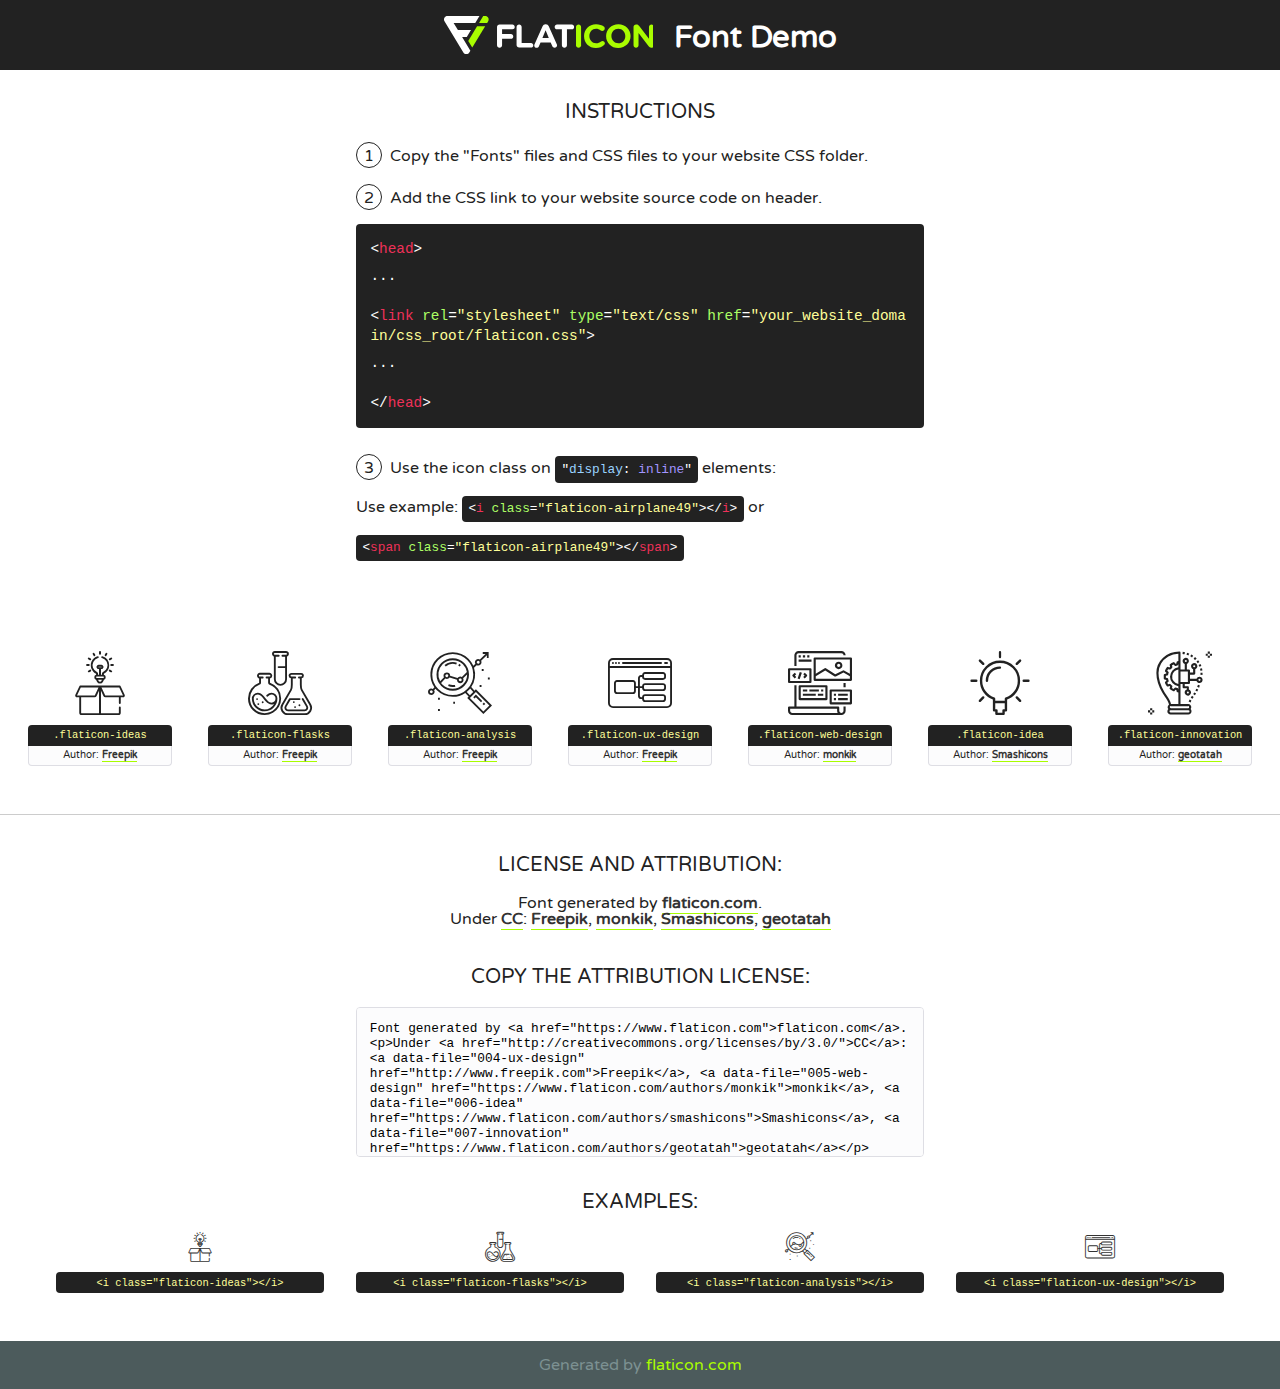
<file: fonts/flaticon/font/flaticon.html>
<!DOCTYPE html>
<!--
  Flaticon icon font: Flaticon
  Creation date: 20/03/2019 02:18
-->
<html>
<!DOCTYPE html>
<html>

<head>
    <title>Flaticon WebFont</title>
    <link href="http://fonts.googleapis.com/css?family=Varela+Round" rel="stylesheet" type="text/css" />
    <link rel="stylesheet" type="text/css" href="flaticon.css">
    <meta charset="UTF-8">
    <style>
    html, body, div, span, applet, object, iframe,
    h1, h2, h3, h4, h5, h6, p, blockquote, pre,
    a, abbr, acronym, address, big, cite, code,
    del, dfn, em, img, ins, kbd, q, s, samp,
    small, strike, strong, sub, sup, tt, var,
    b, u, i, center,
    dl, dt, dd, ol, ul, li,
    fieldset, form, label, legend,
    table, caption, tbody, tfoot, thead, tr, th, td,
    article, aside, canvas, details, embed, 
    figure, figcaption, footer, header, hgroup, 
    menu, nav, output, ruby, section, summary,
    time, mark, audio, video {
        margin: 0;
        padding: 0;
        border: 0;
        font-size: 100%;
        font: inherit;
        vertical-align: baseline;
    }
    /* HTML5 display-role reset for older browsers */
    article, aside, details, figcaption, figure, 
    footer, header, hgroup, menu, nav, section {
        display: block;
    }
    body {
        line-height: 1;
    }
    ol, ul {
        list-style: none;
    }
    blockquote, q {
        quotes: none;
    }
    blockquote:before, blockquote:after,
    q:before, q:after {
        content: '';
        content: none;
    }
    table {
        border-collapse: collapse;
        border-spacing: 0;
    }
    body {
        font-family: 'Varela Round', Helvetica, Arial, sans-serif;
        font-size: 16px;
        color: #222;
    }
    a {
        color: #333;
        border-bottom: 1px solid #a9fd00;
        font-weight: bold;
        text-decoration: none;
    }
    * {
        -moz-box-sizing: border-box;
        -webkit-box-sizing: border-box;
        box-sizing: border-box;
        margin: 0;
        padding: 0;
    }
    [class^="flaticon-"]:before, [class*=" flaticon-"]:before, [class^="flaticon-"]:after, [class*=" flaticon-"]:after {
        font-family: Flaticon;
        font-size: 30px;
        font-style: normal;
        margin-left: 20px;
        color: #333;
    }
    .wrapper {
        max-width: 600px;
        margin: auto;
        padding: 0 1em;
    }
    .title {
        font-size: 1.25em;
        text-align: center;
        margin-bottom: 1em;
        text-transform: uppercase;
    }
    header {
        text-align: center;
        background-color: #222;
        color: #fff;
        padding: 1em;
    }
    header .logo {
        width: 210px;
        height: 38px;
        display: inline-block;
        vertical-align: middle;
        margin-right: 1em;
        border: none;
    }
    header strong {
        font-size: 1.95em;
        font-weight: bold;
        vertical-align: middle;
        margin-top: 5px;
        display: inline-block;
    }
    .demo {
        margin: 2em auto;
        line-height: 1.25em;
    }
    .demo ul li {
        margin-bottom: 1em;
    }
    .demo ul li .num {
        color: #222;
        border-radius: 20px;
        display: inline-block;
        width: 26px;
        padding: 3px;
        height: 26px;
        text-align: center;
        margin-right: 0.5em;
        border: 1px solid #222;
    }
    .demo ul li code {
        background-color: #222;
        border-radius: 4px;
        padding: 0.25em 0.5em;
        display: inline-block;
        color: #fff;
        font-family: Consolas,Monaco,Lucida Console,Liberation Mono,DejaVu Sans Mono,Bitstream Vera Sans Mono,Courier New, monospace;
        font-weight: lighter;
        margin-top: 1em;
        font-size: 0.8em;
        word-break: break-all;
    }
    .demo ul li code.big {
        padding: 1em;
        font-size: 0.9em;
    }
    .demo ul li code .red {
        color: #EF3159;
    }
    .demo ul li code .green {
        color: #ACFF65;
    }
    .demo ul li code .yellow {
        color: #FFFF99;
    }
    .demo ul li code .blue {
        color: #99D3FF;
    }
    .demo ul li code .purple {
        color: #A295FF;
    }
    .demo ul li code .dots {
        margin-top: 0.5em;
        display: block;
    }
    #glyphs {
        border-bottom: 1px solid #ccc;
        padding: 2em 0;
        text-align: center;
    }
    .glyph {
        display: inline-block;
        width: 9em;
        margin: 1em;
        text-align: center;
        vertical-align: top;
        background: #FFF;
    }
    .glyph .glyph-icon {
        padding: 10px;
        display: block;
        font-family:"Flaticon";
        font-size: 64px;
        line-height: 1;
    }
    .glyph .glyph-icon:before {
        font-size: 64px;
        color: #222;
        margin-left: 0;
    }
    .class-name {
        font-size: 0.65em;
        background-color: #222;
        color: #fff;
        border-radius: 4px 4px 0 0;
        padding: 0.5em;
        color: #FFFF99;
        font-family: Consolas,Monaco,Lucida Console,Liberation Mono,DejaVu Sans Mono,Bitstream Vera Sans Mono,Courier New, monospace;
    }
    .author-name {
        font-size: 0.6em;
        background-color: #fcfcfd;
        border: 1px solid #DEDEE4;
        border-top: 0;
        border-radius: 0 0 4px 4px;
        padding: 0.5em;
    }
    .class-name:last-child {
        font-size: 10px;
        color:#888;
    }
    .class-name:last-child a {
        font-size: 10px;
        color:#555;
    }
    .class-name:last-child a:hover {
        color:#a9fd00;
    }
    .glyph > input {
        display: block;
        width: 100px;
        margin: 5px auto;
        text-align: center;
        font-size: 12px;
        cursor: text;
    }
    .glyph > input.icon-input {
        font-family:"Flaticon";
        font-size: 16px;
        margin-bottom: 10px;
    }
    .attribution .title {
        margin-top: 2em;
    }
    .attribution textarea {
        background-color: #fcfcfd;
        padding: 1em;
        border: none;
        box-shadow: none;
        border: 1px solid #DEDEE4;
        border-radius: 4px;
        resize: none;
        width: 100%;
        height: 150px;
        font-size: 0.8em;
        font-family: Consolas,Monaco,Lucida Console,Liberation Mono,DejaVu Sans Mono,Bitstream Vera Sans Mono,Courier New, monospace;
        -webkit-appearance: none;
    }
    .iconsuse {
        margin: 2em auto;
        text-align: center;
        max-width: 1200px;
    }
    .iconsuse:after {
        content: '';
        display: table;
        clear: both;
    }
    .iconsuse .image {
        float: left;
        width: 25%;
        padding: 0 1em;
    }
    .iconsuse .image p {
        margin-bottom: 1em;
    }
    .iconsuse .image span {
        display: block;
        font-size: 0.65em;
        background-color: #222;
        color: #fff;
        border-radius: 4px;
        padding: 0.5em;
        color: #FFFF99;
        margin-top: 1em;
        font-family: Consolas,Monaco,Lucida Console,Liberation Mono,DejaVu Sans Mono,Bitstream Vera Sans Mono,Courier New, monospace;
    }
    #footer {
        text-align: center;
        background-color: #4C5B5C;
        color: #7c9192;
        padding: 1em;
    }
    #footer a {
        border: none;
        color: #a9fd00;
        font-weight: normal;
    }
    @media (max-width: 960px) {
        .iconsuse .image {
            width: 50%;
        }
    }
    @media (max-width: 560px) {
        .iconsuse .image {
            width: 100%;
        }
    }
    </style>
</head>

<body class="characters-off">

    <header>
        <a href="https://www.flaticon.com" target="_blank" class="logo">
            <svg version="1.1" xmlns="http://www.w3.org/2000/svg" xmlns:xlink="http://www.w3.org/1999/xlink" xmlns:a="http://ns.adobe.com/AdobeSVGViewerExtensions/3.0/" viewBox="0 0 560.875 102.036" enable-background="new 0 0 560.875 102.036" xml:space="preserve">
                <defs>
                </defs>
                <g>
                    <g class="letters">
                        <path fill="#ffffff" d="M141.596,29.675c0-3.777,2.985-6.767,6.764-6.767h34.438c3.426,0,6.15,2.728,6.15,6.15
                        c0,3.43-2.724,6.149-6.15,6.149h-27.674v13.091h23.719c3.429,0,6.151,2.724,6.151,6.15c0,3.43-2.723,6.149-6.151,6.149h-23.719
                        v17.574c0,3.773-2.986,6.761-6.764,6.761c-3.779,0-6.764-2.989-6.764-6.761V29.675z"></path>
                        <path fill="#ffffff" d="M193.844,29.149c0-3.781,2.985-6.767,6.764-6.767c3.776,0,6.763,2.985,6.763,6.767v42.957h25.039
                        c3.426,0,6.149,2.726,6.149,6.153c0,3.425-2.723,6.15-6.149,6.15h-31.802c-3.779,0-6.764-2.986-6.764-6.768V29.149z"></path>
                        <path fill="#ffffff" d="M241.891,75.71l21.438-48.407c1.492-3.341,4.215-5.357,7.906-5.357h0.792
                        c3.686,0,6.323,2.017,7.815,5.357l21.439,48.407c0.436,0.967,0.701,1.845,0.701,2.723c0,3.602-2.809,6.501-6.414,6.501
                        c-3.161,0-5.269-1.845-6.499-4.655l-4.132-9.661h-27.059l-4.301,10.102c-1.144,2.631-3.426,4.214-6.237,4.214
                        c-3.517,0-6.24-2.81-6.24-6.325C241.1,77.64,241.451,76.677,241.891,75.71z M279.932,58.666l-8.521-20.297l-8.526,20.297H279.932
                        z"></path>
                        <path fill="#ffffff" d="M314.864,35.387H301.86c-3.429,0-6.239-2.813-6.239-6.238c0-3.429,2.811-6.24,6.239-6.24h39.533
                        c3.426,0,6.237,2.811,6.237,6.24c0,3.425-2.811,6.238-6.237,6.238h-13.001v42.785c0,3.773-2.99,6.761-6.764,6.761
                        c-3.779,0-6.764-2.989-6.764-6.761V35.387z"></path>
                        <path fill="#A9FD00" d="M352.615,29.149c0-3.781,2.985-6.767,6.767-6.767c3.774,0,6.761,2.985,6.761,6.767v49.024
                        c0,3.773-2.987,6.761-6.761,6.761c-3.781,0-6.767-2.989-6.767-6.761V29.149z"></path>
                        <path fill="#A9FD00" d="M374.132,53.836v-0.179c0-17.481,13.178-31.801,32.065-31.801c9.22,0,15.459,2.458,20.557,6.238
                        c1.402,1.054,2.637,2.985,2.637,5.357c0,3.692-2.985,6.59-6.681,6.59c-1.845,0-3.071-0.702-4.044-1.319
                        c-3.776-2.813-7.729-4.393-12.562-4.393c-10.364,0-17.831,8.611-17.831,19.154v0.173c0,10.542,7.291,19.329,17.831,19.329
                        c5.715,0,9.492-1.756,13.359-4.834c1.049-0.874,2.458-1.491,4.039-1.491c3.429,0,6.325,2.813,6.325,6.236
                        c0,2.106-1.056,3.78-2.282,4.834c-5.539,4.834-12.036,7.733-21.878,7.733C387.572,85.464,374.132,71.493,374.132,53.836z"></path>
                        <path fill="#A9FD00" d="M433.009,53.836v-0.179c0-17.481,13.79-31.801,32.766-31.801c18.981,0,32.592,14.143,32.592,31.628v0.173
                        c0,17.483-13.785,31.807-32.769,31.807C446.625,85.464,433.009,71.32,433.009,53.836z M484.224,53.836v-0.179
                        c0-10.539-7.725-19.326-18.626-19.326c-10.893,0-18.449,8.611-18.449,19.154v0.173c0,10.542,7.73,19.329,18.626,19.329
                        C476.676,72.986,484.224,64.378,484.224,53.836z"></path>
                        <path fill="#A9FD00" d="M506.233,29.321c0-3.774,2.99-6.763,6.767-6.763h1.401c3.252,0,5.183,1.583,7.029,3.953l26.093,34.265
                        V29.059c0-3.692,2.99-6.677,6.681-6.677c3.683,0,6.671,2.985,6.671,6.677v48.934c0,3.78-2.987,6.765-6.764,6.765h-0.436
                        c-3.257,0-5.188-1.581-7.034-3.953l-27.056-35.492v32.944c0,3.687-2.985,6.676-6.678,6.676c-3.683,0-6.673-2.989-6.673-6.676
                        V29.321z"></path>
                    </g>
                    <g class="insignia">
                        <path fill="#ffffff" d="M48.372,56.137h12.517l11.156-18.537H37.186L25.688,18.539h57.825L94.668,0H9.271
                        C5.925,0,2.842,1.801,1.198,4.716c-1.644,2.907-1.593,6.482,0.134,9.343l50.38,83.501c1.678,2.781,4.689,4.476,7.938,4.476
                        c3.246,0,6.257-1.695,7.935-4.476l2.898-4.804L48.372,56.137z"></path>
                        <g class="i">
                            <path fill="#A9FD00" d="M93.575,18.539h0.031v0.004l21.652,0.004l2.705-4.488c1.727-2.861,1.778-6.436,0.133-9.343
                            C116.454,1.801,113.371,0,110.026,0h-5.294L93.575,18.539z"></path>
                            <polygon fill="#A9FD00" points="88.291,27.356 64.725,66.486 75.519,84.404 109.942,27.356"></polygon>
                        </g>
                    </g>
                </g>
            </svg>
        </a>
        <strong>Font Demo</strong>
    </header>


    <section class="demo wrapper">

        <p class="title">Instructions</p>

        <ul>
            <li>
                <span class="num">1</span>Copy the "Fonts" files and CSS files to your website CSS folder.
            </li>
            <li>
                <span class="num">2</span>Add the CSS link to your website source code on header.
                <code class="big">
                    &lt;<span class="red">head</span>&gt;
                    <br/><span class="dots">...</span>
                    <br/>&lt;<span class="red">link</span> <span class="green">rel</span>=<span class="yellow">"stylesheet"</span> <span class="green">type</span>=<span class="yellow">"text/css"</span> <span class="green">href</span>=<span class="yellow">"your_website_domain/css_root/flaticon.css"</span>&gt;
                    <br/><span class="dots">...</span>
                    <br/>&lt;/<span class="red">head</span>&gt;
                </code>
            </li>

            <li>
                <p>
                    <span class="num">3</span>Use the icon class on <code>"<span class="blue">display</span>:<span class="purple"> inline</span>"</code> elements:
                    <br />
                    Use example: <code>&lt;<span class="red">i</span> <span class="green">class</span>=<span class="yellow">&quot;flaticon-airplane49&quot;</span>&gt;&lt;/<span class="red">i</span>&gt;</code> or <code>&lt;<span class="red">span</span> <span class="green">class</span>=<span class="yellow">&quot;flaticon-airplane49&quot;</span>&gt;&lt;/<span class="red">span</span>&gt;</code>
            </li>
        </ul>

    </section>




   <section id="glyphs">          
    
      
        <div class="glyph"><div class="glyph-icon flaticon-ideas"></div>
            <div class="class-name">.flaticon-ideas</div>
            <div class="author-name">Author: <a data-file="001-ideas" href="http://www.freepik.com">Freepik</a> </div> 
        </div>        
        
        <div class="glyph"><div class="glyph-icon flaticon-flasks"></div>
            <div class="class-name">.flaticon-flasks</div>
            <div class="author-name">Author: <a data-file="002-flasks" href="http://www.freepik.com">Freepik</a> </div> 
        </div>        
        
        <div class="glyph"><div class="glyph-icon flaticon-analysis"></div>
            <div class="class-name">.flaticon-analysis</div>
            <div class="author-name">Author: <a data-file="003-analysis" href="http://www.freepik.com">Freepik</a> </div> 
        </div>        
        
        <div class="glyph"><div class="glyph-icon flaticon-ux-design"></div>
            <div class="class-name">.flaticon-ux-design</div>
            <div class="author-name">Author: <a data-file="004-ux-design" href="http://www.freepik.com">Freepik</a> </div> 
        </div>        
        
        <div class="glyph"><div class="glyph-icon flaticon-web-design"></div>
            <div class="class-name">.flaticon-web-design</div>
            <div class="author-name">Author: <a data-file="005-web-design" href="https://www.flaticon.com/authors/monkik">monkik</a> </div> 
        </div>        
        
        <div class="glyph"><div class="glyph-icon flaticon-idea"></div>
            <div class="class-name">.flaticon-idea</div>
            <div class="author-name">Author: <a data-file="006-idea" href="https://www.flaticon.com/authors/smashicons">Smashicons</a> </div> 
        </div>        
        
        <div class="glyph"><div class="glyph-icon flaticon-innovation"></div>
            <div class="class-name">.flaticon-innovation</div>
            <div class="author-name">Author: <a data-file="007-innovation" href="https://www.flaticon.com/authors/geotatah">geotatah</a> </div> 
        </div>        
        

    </section>



    <section class="attribution wrapper"   style="text-align:center;">

      <div class="title">License and attribution:</div><div class="attrDiv">Font generated by <a href="https://www.flaticon.com">flaticon.com</a>. <div><p>Under <a href="http://creativecommons.org/licenses/by/3.0/">CC</a>: <a data-file="004-ux-design" href="http://www.freepik.com">Freepik</a>, <a data-file="005-web-design" href="https://www.flaticon.com/authors/monkik">monkik</a>, <a data-file="006-idea" href="https://www.flaticon.com/authors/smashicons">Smashicons</a>, <a data-file="007-innovation" href="https://www.flaticon.com/authors/geotatah">geotatah</a></p>  </div>
      </div>
      <div class="title">Copy the Attribution License:</div>

    <textarea onclick="this.focus();this.select();">Font generated by &lt;a href=&quot;https://www.flaticon.com&quot;&gt;flaticon.com&lt;/a&gt;. <p>Under <a href="http://creativecommons.org/licenses/by/3.0/">CC</a>: <a data-file="004-ux-design" href="http://www.freepik.com">Freepik</a>, <a data-file="005-web-design" href="https://www.flaticon.com/authors/monkik">monkik</a>, <a data-file="006-idea" href="https://www.flaticon.com/authors/smashicons">Smashicons</a>, <a data-file="007-innovation" href="https://www.flaticon.com/authors/geotatah">geotatah</a></p>  
     </textarea>

    </section>

    <section class="iconsuse">

          <div class="title">Examples:</div>            
             
            <div class="image">
                <p>
                    <i class="glyph-icon flaticon-ideas"></i> 
                    <span>&lt;i class=&quot;flaticon-ideas&quot;&gt;&lt;/i&gt;</span>
                </p>
            </div>
            
            <div class="image">
                <p>
                    <i class="glyph-icon flaticon-flasks"></i> 
                    <span>&lt;i class=&quot;flaticon-flasks&quot;&gt;&lt;/i&gt;</span>
                </p>
            </div>
            
            <div class="image">
                <p>
                    <i class="glyph-icon flaticon-analysis"></i> 
                    <span>&lt;i class=&quot;flaticon-analysis&quot;&gt;&lt;/i&gt;</span>
                </p>
            </div>
            
            <div class="image">
                <p>
                    <i class="glyph-icon flaticon-ux-design"></i> 
                    <span>&lt;i class=&quot;flaticon-ux-design&quot;&gt;&lt;/i&gt;</span>
                </p>
            </div>
                       
        </div>
                            
    </section>

<div id="footer">
    <div>Generated by <a href="https://www.flaticon.com">flaticon.com</a>
    </div>
</div>



</body>
</html>
</file>
<file: assets/css/noscript.css>
/*
	Landed by HTML5 UP
	html5up.net | @ajlkn
	Free for personal and commercial use under the CCA 3.0 license (html5up.net/license)
*/

/* Loader */

	body.landing.is-preload:before {
		display: none;
	}

	body.landing.is-preload:after {
		display: none;
	}
</file>
<file: fonts/flaticon/font/flaticon.css>
/*
  	Flaticon icon font: Flaticon
  	Creation date: 20/03/2019 02:18
  	*/

@font-face {
  font-family: "Flaticon";
  src: url("./Flaticon.eot");
  src: url("./Flaticon.eot?#iefix") format("embedded-opentype"),
       url("./Flaticon.woff2") format("woff2"),
       url("./Flaticon.woff") format("woff"),
       url("./Flaticon.ttf") format("truetype"),
       url("./Flaticon.svg#Flaticon") format("svg");
  font-weight: normal;
  font-style: normal;
}

@media screen and (-webkit-min-device-pixel-ratio:0) {
  @font-face {
    font-family: "Flaticon";
    src: url("./Flaticon.svg#Flaticon") format("svg");
  }
}

[class^="flaticon-"]:before, [class*=" flaticon-"]:before,
[class^="flaticon-"]:after, [class*=" flaticon-"]:after {   
  font-family: Flaticon;
        font-size: 20px;
font-style: normal;
margin-left: 20px;
}

.flaticon-ideas:before { content: "\f100"; }
.flaticon-flasks:before { content: "\f101"; }
.flaticon-analysis:before { content: "\f102"; }
.flaticon-ux-design:before { content: "\f103"; }
.flaticon-web-design:before { content: "\f104"; }
.flaticon-idea:before { content: "\f105"; }
.flaticon-innovation:before { content: "\f106"; }
</file>
<file: assets/css/main.css>
@import url("fontawesome-all.min.css");
@import url("https://fonts.googleapis.com/css?family=Roboto:100,300,100italic,300italic");

/*
	Landed by HTML5 UP
	html5up.net | @ajlkn
	Free for personal and commercial use under the CCA 3.0 license (html5up.net/license)
*/

html, body, div, span, applet, object,
iframe, h1, h2, h3, h4, h5, h6, p, blockquote,
pre, a, abbr, acronym, address, big, cite,
code, del, dfn, em, img, ins, kbd, q, s, samp,
small, strike, strong, sub, sup, tt, var, b,
u, i, center, dl, dt, dd, ol, ul, li, fieldset,
form, label, legend, table, caption, tbody,
tfoot, thead, tr, th, td, article, aside,
canvas, details, embed, figure, figcaption,
footer, header, hgroup, menu, nav, output, ruby,
section, summary, time, mark, audio, video {
	margin: 0;
	padding: 0;
	border: 0;
	font-size: 100%;
	font: inherit;
	vertical-align: baseline;}

article, aside, details, figcaption, figure,
footer, header, hgroup, menu, nav, section {
	display: block;}

body {
	line-height: 1;
}

ol, ul {
	list-style: none;
}

blockquote, q {
	quotes: none;
}

	blockquote:before, blockquote:after, q:before, q:after {
		content: '';
		content: none;
	}

table {
	border-collapse: collapse;
	border-spacing: 0;
}

body {
	-webkit-text-size-adjust: none;
}

mark {
	background-color: transparent;
	color: inherit;
}

input::-moz-focus-inner {
	border: 0;
	padding: 0;
}

input, select, textarea {
	-moz-appearance: none;
	-webkit-appearance: none;
	-ms-appearance: none;
	appearance: none;
}

/* Basic */

	html {
		box-sizing: border-box;
	}

	*, *:before, *:after {
		box-sizing: inherit;
	}

	html, body {
		background: #1c1d26;
	}

	body.is-preload *, body.is-preload *:before, body.is-preload *:after {
		-moz-animation: none !important;
		-webkit-animation: none !important;
		-ms-animation: none !important;
		animation: none !important;
		-moz-transition: none !important;
		-webkit-transition: none !important;
		-ms-transition: none !important;
		transition: none !important;
	}

	body, input, select, textarea {
		color: rgba(255, 255, 255, 0.75);
		font-family: "Roboto", Helvetica, sans-serif;
		font-size: 15pt;
		font-weight: 100;
		line-height: 1.75em;
	}

	a {
		-moz-transition: border-color 0.2s ease-in-out, color 0.2s ease-in-out;
		-webkit-transition: border-color 0.2s ease-in-out, color 0.2s ease-in-out;
		-ms-transition: border-color 0.2s ease-in-out, color 0.2s ease-in-out;
		transition: border-color 0.2s ease-in-out, color 0.2s ease-in-out;
		border-bottom: dotted 1px;
		color: #e44c65;
		text-decoration: none;
	}

		a:hover {
			color: #e44c65 !important;
			border-bottom-color: transparent;
		}

	strong, b {
		color: #ffffff;
		font-weight: 300;
	}

	em, i {
		font-style: italic;
	}

	p {
		margin: 0 0 2em 0;
	}

	h1, h2, h3, h4, h5, h6 {
		color: #ffffff;
		font-weight: 300;
		line-height: 1em;
		margin: 0 0 1em 0;
	}

		h1 a, h2 a, h3 a, h4 a, h5 a, h6 a {
			color: inherit;
			border: 0;
		}

	h2 {
		font-size: 2em;
		line-height: 1.5em;
		letter-spacing: -0.025em;
	}

	h3 {
		font-size: 1.35em;
		line-height: 1.5em;
	}

	h4 {
		font-size: 1.1em;
		line-height: 1.5em;
	}

	h5 {
		font-size: 0.9em;
		line-height: 1.5em;
	}

	h6 {
		font-size: 0.7em;
		line-height: 1.5em;
	}

	sub {
		font-size: 0.8em;
		position: relative;
		top: 0.5em;
	}

	sup {
		font-size: 0.8em;
		position: relative;
		top: -0.5em;
	}

	hr {
		border: 0;
		border-bottom: solid 1px rgba(255, 255, 255, 0.3);
		margin: 3em 0;
	}

		hr.major {
			margin: 4em 0;
		}

	blockquote {
		border-left: solid 4px rgba(255, 255, 255, 0.3);
		font-style: italic;
		margin: 0 0 2em 0;
		padding: 0.5em 0 0.5em 2em;
	}

	code {
		background: rgba(255, 255, 255, 0.075);
		border-radius: 4px;
		font-family: "Courier New", monospace;
		font-size: 0.9em;
		margin: 0 0.25em;
		padding: 0.25em 0.65em;
	}

	pre {
		-webkit-overflow-scrolling: touch;
		font-family: "Courier New", monospace;
		font-size: 0.9em;
		margin: 0 0 2em 0;
	}

		pre code {
			display: block;
			line-height: 1.75em;
			padding: 1em 1.5em;
			overflow-x: auto;
		}

	.align-left {
		text-align: left;
	}

	.align-center {
		text-align: center;
	}

	.align-right {
		text-align: right;
	}

/* Loader */

	@-moz-keyframes spinner-show {
		0% {
			opacity: 0;
		}

		100% {
			opacity: 1;
		}
	}

	@-webkit-keyframes spinner-show {
		0% {
			opacity: 0;
		}

		100% {
			opacity: 1;
		}
	}

	@-ms-keyframes spinner-show {
		0% {
			opacity: 0;
		}

		100% {
			opacity: 1;
		}
	}

	@keyframes spinner-show {
		0% {
			opacity: 0;
		}

		100% {
			opacity: 1;
		}
	}

	@-moz-keyframes spinner-hide {
		0% {
			color: rgba(255, 255, 255, 0.15);
			z-index: 100001;
			-moz-transform: scale(1) rotate(0deg);
			-webkit-transform: scale(1) rotate(0deg);
			-ms-transform: scale(1) rotate(0deg);
			transform: scale(1) rotate(0deg);
		}

		99% {
			color: #1c1d26;
			z-index: 100001;
			-moz-transform: scale(0.5) rotate(360deg);
			-webkit-transform: scale(0.5) rotate(360deg);
			-ms-transform: scale(0.5) rotate(360deg);
			transform: scale(0.5) rotate(360deg);
		}

		100% {
			color: #1c1d26;
			z-index: -1;
			-moz-transform: scale(0.5) rotate(360deg);
			-webkit-transform: scale(0.5) rotate(360deg);
			-ms-transform: scale(0.5) rotate(360deg);
			transform: scale(0.5) rotate(360deg);
		}
	}

	@-webkit-keyframes spinner-hide {
		0% {
			color: rgba(255, 255, 255, 0.15);
			z-index: 100001;
			-moz-transform: scale(1) rotate(0deg);
			-webkit-transform: scale(1) rotate(0deg);
			-ms-transform: scale(1) rotate(0deg);
			transform: scale(1) rotate(0deg);
		}

		99% {
			color: #1c1d26;
			z-index: 100001;
			-moz-transform: scale(0.5) rotate(360deg);
			-webkit-transform: scale(0.5) rotate(360deg);
			-ms-transform: scale(0.5) rotate(360deg);
			transform: scale(0.5) rotate(360deg);
		}

		100% {
			color: #1c1d26;
			z-index: -1;
			-moz-transform: scale(0.5) rotate(360deg);
			-webkit-transform: scale(0.5) rotate(360deg);
			-ms-transform: scale(0.5) rotate(360deg);
			transform: scale(0.5) rotate(360deg);
		}
	}

	@-ms-keyframes spinner-hide {
		0% {
			color: rgba(255, 255, 255, 0.15);
			z-index: 100001;
			-moz-transform: scale(1) rotate(0deg);
			-webkit-transform: scale(1) rotate(0deg);
			-ms-transform: scale(1) rotate(0deg);
			transform: scale(1) rotate(0deg);
		}

		99% {
			color: #1c1d26;
			z-index: 100001;
			-moz-transform: scale(0.5) rotate(360deg);
			-webkit-transform: scale(0.5) rotate(360deg);
			-ms-transform: scale(0.5) rotate(360deg);
			transform: scale(0.5) rotate(360deg);
		}

		100% {
			color: #1c1d26;
			z-index: -1;
			-moz-transform: scale(0.5) rotate(360deg);
			-webkit-transform: scale(0.5) rotate(360deg);
			-ms-transform: scale(0.5) rotate(360deg);
			transform: scale(0.5) rotate(360deg);
		}
	}

	@keyframes spinner-hide {
		0% {
			color: rgba(255, 255, 255, 0.15);
			z-index: 100001;
			-moz-transform: scale(1) rotate(0deg);
			-webkit-transform: scale(1) rotate(0deg);
			-ms-transform: scale(1) rotate(0deg);
			transform: scale(1) rotate(0deg);
		}

		99% {
			color: #1c1d26;
			z-index: 100001;
			-moz-transform: scale(0.5) rotate(360deg);
			-webkit-transform: scale(0.5) rotate(360deg);
			-ms-transform: scale(0.5) rotate(360deg);
			transform: scale(0.5) rotate(360deg);
		}

		100% {
			color: #1c1d26;
			z-index: -1;
			-moz-transform: scale(0.5) rotate(360deg);
			-webkit-transform: scale(0.5) rotate(360deg);
			-ms-transform: scale(0.5) rotate(360deg);
			transform: scale(0.5) rotate(360deg);
		}
	}

	@-moz-keyframes spinner-rotate {
		0% {
			-moz-transform: scale(1) rotate(0deg);
			-webkit-transform: scale(1) rotate(0deg);
			-ms-transform: scale(1) rotate(0deg);
			transform: scale(1) rotate(0deg);
		}

		100% {
			-moz-transform: scale(1) rotate(360deg);
			-webkit-transform: scale(1) rotate(360deg);
			-ms-transform: scale(1) rotate(360deg);
			transform: scale(1) rotate(360deg);
		}
	}

	@-webkit-keyframes spinner-rotate {
		0% {
			-moz-transform: scale(1) rotate(0deg);
			-webkit-transform: scale(1) rotate(0deg);
			-ms-transform: scale(1) rotate(0deg);
			transform: scale(1) rotate(0deg);
		}

		100% {
			-moz-transform: scale(1) rotate(360deg);
			-webkit-transform: scale(1) rotate(360deg);
			-ms-transform: scale(1) rotate(360deg);
			transform: scale(1) rotate(360deg);
		}
	}

	@-ms-keyframes spinner-rotate {
		0% {
			-moz-transform: scale(1) rotate(0deg);
			-webkit-transform: scale(1) rotate(0deg);
			-ms-transform: scale(1) rotate(0deg);
			transform: scale(1) rotate(0deg);
		}

		100% {
			-moz-transform: scale(1) rotate(360deg);
			-webkit-transform: scale(1) rotate(360deg);
			-ms-transform: scale(1) rotate(360deg);
			transform: scale(1) rotate(360deg);
		}
	}

	@keyframes spinner-rotate {
		0% {
			-moz-transform: scale(1) rotate(0deg);
			-webkit-transform: scale(1) rotate(0deg);
			-ms-transform: scale(1) rotate(0deg);
			transform: scale(1) rotate(0deg);
		}

		100% {
			-moz-transform: scale(1) rotate(360deg);
			-webkit-transform: scale(1) rotate(360deg);
			-ms-transform: scale(1) rotate(360deg);
			transform: scale(1) rotate(360deg);
		}
	}

	@-moz-keyframes overlay-hide {
		0% {
			opacity: 1;
			z-index: 100000;
		}

		15% {
			opacity: 1;
			z-index: 100000;
		}

		99% {
			opacity: 0;
			z-index: 100000;
		}

		100% {
			opacity: 0;
			z-index: -1;
		}
	}

	@-webkit-keyframes overlay-hide {
		0% {
			opacity: 1;
			z-index: 100000;
		}

		15% {
			opacity: 1;
			z-index: 100000;
		}

		99% {
			opacity: 0;
			z-index: 100000;
		}

		100% {
			opacity: 0;
			z-index: -1;
		}
	}

	@-ms-keyframes overlay-hide {
		0% {
			opacity: 1;
			z-index: 100000;
		}

		15% {
			opacity: 1;
			z-index: 100000;
		}

		99% {
			opacity: 0;
			z-index: 100000;
		}

		100% {
			opacity: 0;
			z-index: -1;
		}
	}

	@keyframes overlay-hide {
		0% {
			opacity: 1;
			z-index: 100000;
		}

		15% {
			opacity: 1;
			z-index: 100000;
		}

		99% {
			opacity: 0;
			z-index: 100000;
		}

		100% {
			opacity: 0;
			z-index: -1;
		}
	}

	body.landing {
		text-decoration: none;
	}

		body.landing:before {
			-moz-osx-font-smoothing: grayscale;
			-webkit-font-smoothing: antialiased;
			display: inline-block;
			font-style: normal;
			font-variant: normal;
			text-rendering: auto;
			line-height: 1;
			text-transform: none !important;
			font-family: 'Font Awesome 5 Free';
			font-weight: 900;
		}

		body.landing:before {
			-moz-animation: spinner-show 1.5s 1 0.25s ease forwards, spinner-hide 0.25s ease-in-out forwards !important;
			-webkit-animation: spinner-show 1.5s 1 0.25s ease forwards, spinner-hide 0.25s ease-in-out forwards !important;
			-ms-animation: spinner-show 1.5s 1 0.25s ease forwards, spinner-hide 0.25s ease-in-out forwards !important;
			animation: spinner-show 1.5s 1 0.25s ease forwards, spinner-hide 0.25s ease-in-out forwards !important;
			-moz-transform-origin: 50% 50%;
			-webkit-transform-origin: 50% 50%;
			-ms-transform-origin: 50% 50%;
			transform-origin: 50% 50%;
			color: rgba(255, 255, 255, 0.15);
			content: '\f1ce';
			cursor: default;
			display: block;
			font-size: 2em;
			height: 2em;
			left: 50%;
			line-height: 2em;
			margin: -1em 0 0 -1em;
			opacity: 0;
			position: fixed;
			text-align: center;
			top: 50%;
			width: 2em;
			z-index: -1;
		}

		body.landing:after {
			-moz-animation: overlay-hide 1.5s ease-in forwards !important;
			-webkit-animation: overlay-hide 1.5s ease-in forwards !important;
			-ms-animation: overlay-hide 1.5s ease-in forwards !important;
			animation: overlay-hide 1.5s ease-in forwards !important;
			background: #1c1d26;
			content: '';
			display: block;
			height: 100%;
			left: 0;
			opacity: 0;
			position: fixed;
			top: 0;
			width: 100%;
			z-index: -1;
		}

		body.landing.is-preload:before {
			-moz-animation: spinner-show 1.5s 1 0.25s ease forwards, spinner-rotate 0.75s infinite linear !important;
			-webkit-animation: spinner-show 1.5s 1 0.25s ease forwards, spinner-rotate 0.75s infinite linear !important;
			-ms-animation: spinner-show 1.5s 1 0.25s ease forwards, spinner-rotate 0.75s infinite linear !important;
			animation: spinner-show 1.5s 1 0.25s ease forwards, spinner-rotate 0.75s infinite linear !important;
			z-index: 100001;
		}

		body.landing.is-preload:after {
			-moz-animation: none !important;
			-webkit-animation: none !important;
			-ms-animation: none !important;
			animation: none !important;
			opacity: 1;
			z-index: 100000;
		}

	@media (-webkit-min-device-pixel-ratio: 2) {

		body.landing:before {
			line-height: 2.025em;
		}

	}

/* Container */

	.container {
		margin: 0 auto;
		max-width: calc(100% - 4em);
		width: 70em;
	}

		.container.xsmall {
			width: 17.5em;
		}

		.container.small {
			width: 35em;
		}

		.container.medium {
			width: 52.5em;
		}

		.container.large {
			width: 87.5em;
		}

		.container.xlarge {
			width: 105em;
		}

		.container.max {
			width: 100%;
		}

		@media screen and (max-width: 1280px) {

			.container {
				width: 90%;
				max-width: 100%;
			}

		}

		@media screen and (max-width: 980px) {

			.container {
				width: 100% !important;
			}

		}

/* Row */

	.row {
		display: flex;
		flex-wrap: wrap;
		box-sizing: border-box;
		align-items: stretch;
	}

		.row > * {
			box-sizing: border-box;
		}

		.row.gtr-uniform > * > :last-child {
			margin-bottom: 0;
		}

		.row.aln-left {
			justify-content: flex-start;
		}

		.row.aln-center {
			justify-content: center;
		}

		.row.aln-right {
			justify-content: flex-end;
		}

		.row.aln-top {
			align-items: flex-start;
		}

		.row.aln-middle {
			align-items: center;
		}

		.row.aln-bottom {
			align-items: flex-end;
		}

		.row > .imp {
			order: -1;
		}

		.row > .col-1 {
			width: 8.33333%;
		}

		.row > .off-1 {
			margin-left: 8.33333%;
		}

		.row > .col-2 {
			width: 16.66667%;
		}

		.row > .off-2 {
			margin-left: 16.66667%;
		}

		.row > .col-3 {
			width: 25%;
		}

		.row > .off-3 {
			margin-left: 25%;
		}

		.row > .col-4 {
			width: 33.33333%;
		}

		.row > .off-4 {
			margin-left: 33.33333%;
		}

		.row > .col-5 {
			width: 41.66667%;
		}

		.row > .off-5 {
			margin-left: 41.66667%;
		}

		.row > .col-6 {
			width: 50%;
		}

		.row > .off-6 {
			margin-left: 50%;
		}

		.row > .col-7 {
			width: 58.33333%;
		}

		.row > .off-7 {
			margin-left: 58.33333%;
		}

		.row > .col-8 {
			width: 66.66667%;
		}

		.row > .off-8 {
			margin-left: 66.66667%;
		}

		.row > .col-9 {
			width: 75%;
		}

		.row > .off-9 {
			margin-left: 75%;
		}

		.row > .col-10 {
			width: 83.33333%;
		}

		.row > .off-10 {
			margin-left: 83.33333%;
		}

		.row > .col-11 {
			width: 91.66667%;
		}

		.row > .off-11 {
			margin-left: 91.66667%;
		}

		.row > .col-12 {
			width: 100%;
		}

		.row > .off-12 {
			margin-left: 100%;
		}

		.row.gtr-0 {
			margin-top: 0;
			margin-left: 0em;
		}

			.row.gtr-0 > * {
				padding: 0 0 0 0em;
			}

			.row.gtr-0.gtr-uniform {
				margin-top: 0em;
			}

				.row.gtr-0.gtr-uniform > * {
					padding-top: 0em;
				}

		.row.gtr-25 {
			margin-top: 0;
			margin-left: -0.625em;
		}

			.row.gtr-25 > * {
				padding: 0 0 0 0.625em;
			}

			.row.gtr-25.gtr-uniform {
				margin-top: -0.625em;
			}

				.row.gtr-25.gtr-uniform > * {
					padding-top: 0.625em;
				}

		.row.gtr-50 {
			margin-top: 0;
			margin-left: -1.25em;
		}

			.row.gtr-50 > * {
				padding: 0 0 0 1.25em;
			}

			.row.gtr-50.gtr-uniform {
				margin-top: -1.25em;
			}

				.row.gtr-50.gtr-uniform > * {
					padding-top: 1.25em;
				}

		.row {
			margin-top: 0;
			margin-left: -2.5em;
		}

			.row > * {
				padding: 0 0 0 2.5em;
			}

			.row.gtr-uniform {
				margin-top: -2.5em;
			}

				.row.gtr-uniform > * {
					padding-top: 2.5em;
				}

		.row.gtr-150 {
			margin-top: 0;
			margin-left: -3.75em;
		}

			.row.gtr-150 > * {
				padding: 0 0 0 3.75em;
			}

			.row.gtr-150.gtr-uniform {
				margin-top: -3.75em;
			}

				.row.gtr-150.gtr-uniform > * {
					padding-top: 3.75em;
				}

		.row.gtr-200 {
			margin-top: 0;
			margin-left: -5em;
		}

			.row.gtr-200 > * {
				padding: 0 0 0 5em;
			}

			.row.gtr-200.gtr-uniform {
				margin-top: -5em;
			}

				.row.gtr-200.gtr-uniform > * {
					padding-top: 5em;
				}

		@media screen and (max-width: 1680px) {

			.row {
				display: flex;
				flex-wrap: wrap;
				box-sizing: border-box;
				align-items: stretch;
			}

				.row > * {
					box-sizing: border-box;
				}

				.row.gtr-uniform > * > :last-child {
					margin-bottom: 0;
				}

				.row.aln-left {
					justify-content: flex-start;
				}

				.row.aln-center {
					justify-content: center;
				}

				.row.aln-right {
					justify-content: flex-end;
				}

				.row.aln-top {
					align-items: flex-start;
				}

				.row.aln-middle {
					align-items: center;
				}

				.row.aln-bottom {
					align-items: flex-end;
				}

				.row > .imp-xlarge {
					order: -1;
				}

				.row > .col-1-xlarge {
					width: 8.33333%;
				}

				.row > .off-1-xlarge {
					margin-left: 8.33333%;
				}

				.row > .col-2-xlarge {
					width: 16.66667%;
				}

				.row > .off-2-xlarge {
					margin-left: 16.66667%;
				}

				.row > .col-3-xlarge {
					width: 25%;
				}

				.row > .off-3-xlarge {
					margin-left: 25%;
				}

				.row > .col-4-xlarge {
					width: 33.33333%;
				}

				.row > .off-4-xlarge {
					margin-left: 33.33333%;
				}

				.row > .col-5-xlarge {
					width: 41.66667%;
				}

				.row > .off-5-xlarge {
					margin-left: 41.66667%;
				}

				.row > .col-6-xlarge {
					width: 50%;
				}

				.row > .off-6-xlarge {
					margin-left: 50%;
				}

				.row > .col-7-xlarge {
					width: 58.33333%;
				}

				.row > .off-7-xlarge {
					margin-left: 58.33333%;
				}

				.row > .col-8-xlarge {
					width: 66.66667%;
				}

				.row > .off-8-xlarge {
					margin-left: 66.66667%;
				}

				.row > .col-9-xlarge {
					width: 75%;
				}

				.row > .off-9-xlarge {
					margin-left: 75%;
				}

				.row > .col-10-xlarge {
					width: 83.33333%;
				}

				.row > .off-10-xlarge {
					margin-left: 83.33333%;
				}

				.row > .col-11-xlarge {
					width: 91.66667%;
				}

				.row > .off-11-xlarge {
					margin-left: 91.66667%;
				}

				.row > .col-12-xlarge {
					width: 100%;
				}

				.row > .off-12-xlarge {
					margin-left: 100%;
				}

				.row.gtr-0 {
					margin-top: 0;
					margin-left: 0em;
				}

					.row.gtr-0 > * {
						padding: 0 0 0 0em;
					}

					.row.gtr-0.gtr-uniform {
						margin-top: 0em;
					}

						.row.gtr-0.gtr-uniform > * {
							padding-top: 0em;
						}

				.row.gtr-25 {
					margin-top: 0;
					margin-left: -0.625em;
				}

					.row.gtr-25 > * {
						padding: 0 0 0 0.625em;
					}

					.row.gtr-25.gtr-uniform {
						margin-top: -0.625em;
					}

						.row.gtr-25.gtr-uniform > * {
							padding-top: 0.625em;
						}

				.row.gtr-50 {
					margin-top: 0;
					margin-left: -1.25em;
				}

					.row.gtr-50 > * {
						padding: 0 0 0 1.25em;
					}

					.row.gtr-50.gtr-uniform {
						margin-top: -1.25em;
					}

						.row.gtr-50.gtr-uniform > * {
							padding-top: 1.25em;
						}

				.row {
					margin-top: 0;
					margin-left: -2.5em;
				}

					.row > * {
						padding: 0 0 0 2.5em;
					}

					.row.gtr-uniform {
						margin-top: -2.5em;
					}

						.row.gtr-uniform > * {
							padding-top: 2.5em;
						}

				.row.gtr-150 {
					margin-top: 0;
					margin-left: -3.75em;
				}

					.row.gtr-150 > * {
						padding: 0 0 0 3.75em;
					}

					.row.gtr-150.gtr-uniform {
						margin-top: -3.75em;
					}

						.row.gtr-150.gtr-uniform > * {
							padding-top: 3.75em;
						}

				.row.gtr-200 {
					margin-top: 0;
					margin-left: -5em;
				}

					.row.gtr-200 > * {
						padding: 0 0 0 5em;
					}

					.row.gtr-200.gtr-uniform {
						margin-top: -5em;
					}

						.row.gtr-200.gtr-uniform > * {
							padding-top: 5em;
						}

		}

		@media screen and (max-width: 1280px) {

			.row {
				display: flex;
				flex-wrap: wrap;
				box-sizing: border-box;
				align-items: stretch;
			}

				.row > * {
					box-sizing: border-box;
				}

				.row.gtr-uniform > * > :last-child {
					margin-bottom: 0;
				}

				.row.aln-left {
					justify-content: flex-start;
				}

				.row.aln-center {
					justify-content: center;
				}

				.row.aln-right {
					justify-content: flex-end;
				}

				.row.aln-top {
					align-items: flex-start;
				}

				.row.aln-middle {
					align-items: center;
				}

				.row.aln-bottom {
					align-items: flex-end;
				}

				.row > .imp-large {
					order: -1;
				}

				.row > .col-1-large {
					width: 8.33333%;
				}

				.row > .off-1-large {
					margin-left: 8.33333%;
				}

				.row > .col-2-large {
					width: 16.66667%;
				}

				.row > .off-2-large {
					margin-left: 16.66667%;
				}

				.row > .col-3-large {
					width: 25%;
				}

				.row > .off-3-large {
					margin-left: 25%;
				}

				.row > .col-4-large {
					width: 33.33333%;
				}

				.row > .off-4-large {
					margin-left: 33.33333%;
				}

				.row > .col-5-large {
					width: 41.66667%;
				}

				.row > .off-5-large {
					margin-left: 41.66667%;
				}

				.row > .col-6-large {
					width: 50%;
				}

				.row > .off-6-large {
					margin-left: 50%;
				}

				.row > .col-7-large {
					width: 58.33333%;
				}

				.row > .off-7-large {
					margin-left: 58.33333%;
				}

				.row > .col-8-large {
					width: 66.66667%;
				}

				.row > .off-8-large {
					margin-left: 66.66667%;
				}

				.row > .col-9-large {
					width: 75%;
				}

				.row > .off-9-large {
					margin-left: 75%;
				}

				.row > .col-10-large {
					width: 83.33333%;
				}

				.row > .off-10-large {
					margin-left: 83.33333%;
				}

				.row > .col-11-large {
					width: 91.66667%;
				}

				.row > .off-11-large {
					margin-left: 91.66667%;
				}

				.row > .col-12-large {
					width: 100%;
				}

				.row > .off-12-large {
					margin-left: 100%;
				}

				.row.gtr-0 {
					margin-top: 0;
					margin-left: 0em;
				}

					.row.gtr-0 > * {
						padding: 0 0 0 0em;
					}

					.row.gtr-0.gtr-uniform {
						margin-top: 0em;
					}

						.row.gtr-0.gtr-uniform > * {
							padding-top: 0em;
						}

				.row.gtr-25 {
					margin-top: 0;
					margin-left: -0.625em;
				}

					.row.gtr-25 > * {
						padding: 0 0 0 0.625em;
					}

					.row.gtr-25.gtr-uniform {
						margin-top: -0.625em;
					}

						.row.gtr-25.gtr-uniform > * {
							padding-top: 0.625em;
						}

				.row.gtr-50 {
					margin-top: 0;
					margin-left: -1.25em;
				}

					.row.gtr-50 > * {
						padding: 0 0 0 1.25em;
					}

					.row.gtr-50.gtr-uniform {
						margin-top: -1.25em;
					}

						.row.gtr-50.gtr-uniform > * {
							padding-top: 1.25em;
						}

				.row {
					margin-top: 0;
					margin-left: -2.5em;
				}

					.row > * {
						padding: 0 0 0 2.5em;
					}

					.row.gtr-uniform {
						margin-top: -2.5em;
					}

						.row.gtr-uniform > * {
							padding-top: 2.5em;
						}

				.row.gtr-150 {
					margin-top: 0;
					margin-left: -3.75em;
				}

					.row.gtr-150 > * {
						padding: 0 0 0 3.75em;
					}

					.row.gtr-150.gtr-uniform {
						margin-top: -3.75em;
					}

						.row.gtr-150.gtr-uniform > * {
							padding-top: 3.75em;
						}

				.row.gtr-200 {
					margin-top: 0;
					margin-left: -5em;
				}

					.row.gtr-200 > * {
						padding: 0 0 0 5em;
					}

					.row.gtr-200.gtr-uniform {
						margin-top: -5em;
					}

						.row.gtr-200.gtr-uniform > * {
							padding-top: 5em;
						}

		}

		@media screen and (max-width: 980px) {

			.row {
				display: flex;
				flex-wrap: wrap;
				box-sizing: border-box;
				align-items: stretch;
			}

				.row > * {
					box-sizing: border-box;
				}

				.row.gtr-uniform > * > :last-child {
					margin-bottom: 0;
				}

				.row.aln-left {
					justify-content: flex-start;
				}

				.row.aln-center {
					justify-content: center;
				}

				.row.aln-right {
					justify-content: flex-end;
				}

				.row.aln-top {
					align-items: flex-start;
				}

				.row.aln-middle {
					align-items: center;
				}

				.row.aln-bottom {
					align-items: flex-end;
				}

				.row > .imp-medium {
					order: -1;
				}

				.row > .col-1-medium {
					width: 8.33333%;
				}

				.row > .off-1-medium {
					margin-left: 8.33333%;
				}

				.row > .col-2-medium {
					width: 16.66667%;
				}

				.row > .off-2-medium {
					margin-left: 16.66667%;
				}

				.row > .col-3-medium {
					width: 25%;
				}

				.row > .off-3-medium {
					margin-left: 25%;
				}

				.row > .col-4-medium {
					width: 33.33333%;
				}

				.row > .off-4-medium {
					margin-left: 33.33333%;
				}

				.row > .col-5-medium {
					width: 41.66667%;
				}

				.row > .off-5-medium {
					margin-left: 41.66667%;
				}

				.row > .col-6-medium {
					width: 50%;
				}

				.row > .off-6-medium {
					margin-left: 50%;
				}

				.row > .col-7-medium {
					width: 58.33333%;
				}

				.row > .off-7-medium {
					margin-left: 58.33333%;
				}

				.row > .col-8-medium {
					width: 66.66667%;
				}

				.row > .off-8-medium {
					margin-left: 66.66667%;
				}

				.row > .col-9-medium {
					width: 75%;
				}

				.row > .off-9-medium {
					margin-left: 75%;
				}

				.row > .col-10-medium {
					width: 83.33333%;
				}

				.row > .off-10-medium {
					margin-left: 83.33333%;
				}

				.row > .col-11-medium {
					width: 91.66667%;
				}

				.row > .off-11-medium {
					margin-left: 91.66667%;
				}

				.row > .col-12-medium {
					width: 100%;
				}

				.row > .off-12-medium {
					margin-left: 100%;
				}

				.row.gtr-0 {
					margin-top: 0;
					margin-left: 0em;
				}

					.row.gtr-0 > * {
						padding: 0 0 0 0em;
					}

					.row.gtr-0.gtr-uniform {
						margin-top: 0em;
					}

						.row.gtr-0.gtr-uniform > * {
							padding-top: 0em;
						}

				.row.gtr-25 {
					margin-top: 0;
					margin-left: -0.625em;
				}

					.row.gtr-25 > * {
						padding: 0 0 0 0.625em;
					}

					.row.gtr-25.gtr-uniform {
						margin-top: -0.625em;
					}

						.row.gtr-25.gtr-uniform > * {
							padding-top: 0.625em;
						}

				.row.gtr-50 {
					margin-top: 0;
					margin-left: -1.25em;
				}

					.row.gtr-50 > * {
						padding: 0 0 0 1.25em;
					}

					.row.gtr-50.gtr-uniform {
						margin-top: -1.25em;
					}

						.row.gtr-50.gtr-uniform > * {
							padding-top: 1.25em;
						}

				.row {
					margin-top: 0;
					margin-left: -2.5em;
				}

					.row > * {
						padding: 0 0 0 2.5em;
					}

					.row.gtr-uniform {
						margin-top: -2.5em;
					}

						.row.gtr-uniform > * {
							padding-top: 2.5em;
						}

				.row.gtr-150 {
					margin-top: 0;
					margin-left: -3.75em;
				}

					.row.gtr-150 > * {
						padding: 0 0 0 3.75em;
					}

					.row.gtr-150.gtr-uniform {
						margin-top: -3.75em;
					}

						.row.gtr-150.gtr-uniform > * {
							padding-top: 3.75em;
						}

				.row.gtr-200 {
					margin-top: 0;
					margin-left: -5em;
				}

					.row.gtr-200 > * {
						padding: 0 0 0 5em;
					}

					.row.gtr-200.gtr-uniform {
						margin-top: -5em;
					}

						.row.gtr-200.gtr-uniform > * {
							padding-top: 5em;
						}

		}

		@media screen and (max-width: 736px) {

			.row {
				display: flex;
				flex-wrap: wrap;
				box-sizing: border-box;
				align-items: stretch;
			}

				.row > * {
					box-sizing: border-box;
				}

				.row.gtr-uniform > * > :last-child {
					margin-bottom: 0;
				}

				.row.aln-left {
					justify-content: flex-start;
				}

				.row.aln-center {
					justify-content: center;
				}

				.row.aln-right {
					justify-content: flex-end;
				}

				.row.aln-top {
					align-items: flex-start;
				}

				.row.aln-middle {
					align-items: center;
				}

				.row.aln-bottom {
					align-items: flex-end;
				}

				.row > .imp-small {
					order: -1;
				}

				.row > .col-1-small {
					width: 8.33333%;
				}

				.row > .off-1-small {
					margin-left: 8.33333%;
				}

				.row > .col-2-small {
					width: 16.66667%;
				}

				.row > .off-2-small {
					margin-left: 16.66667%;
				}

				.row > .col-3-small {
					width: 25%;
				}

				.row > .off-3-small {
					margin-left: 25%;
				}

				.row > .col-4-small {
					width: 33.33333%;
				}

				.row > .off-4-small {
					margin-left: 33.33333%;
				}

				.row > .col-5-small {
					width: 41.66667%;
				}

				.row > .off-5-small {
					margin-left: 41.66667%;
				}

				.row > .col-6-small {
					width: 50%;
				}

				.row > .off-6-small {
					margin-left: 50%;
				}

				.row > .col-7-small {
					width: 58.33333%;
				}

				.row > .off-7-small {
					margin-left: 58.33333%;
				}

				.row > .col-8-small {
					width: 66.66667%;
				}

				.row > .off-8-small {
					margin-left: 66.66667%;
				}

				.row > .col-9-small {
					width: 75%;
				}

				.row > .off-9-small {
					margin-left: 75%;
				}

				.row > .col-10-small {
					width: 83.33333%;
				}

				.row > .off-10-small {
					margin-left: 83.33333%;
				}

				.row > .col-11-small {
					width: 91.66667%;
				}

				.row > .off-11-small {
					margin-left: 91.66667%;
				}

				.row > .col-12-small {
					width: 100%;
				}

				.row > .off-12-small {
					margin-left: 100%;
				}

				.row.gtr-0 {
					margin-top: 0;
					margin-left: 0em;
				}

					.row.gtr-0 > * {
						padding: 0 0 0 0em;
					}

					.row.gtr-0.gtr-uniform {
						margin-top: 0em;
					}

						.row.gtr-0.gtr-uniform > * {
							padding-top: 0em;
						}

				.row.gtr-25 {
					margin-top: 0;
					margin-left: -0.625em;
				}

					.row.gtr-25 > * {
						padding: 0 0 0 0.625em;
					}

					.row.gtr-25.gtr-uniform {
						margin-top: -0.625em;
					}

						.row.gtr-25.gtr-uniform > * {
							padding-top: 0.625em;
						}

				.row.gtr-50 {
					margin-top: 0;
					margin-left: -1.25em;
				}

					.row.gtr-50 > * {
						padding: 0 0 0 1.25em;
					}

					.row.gtr-50.gtr-uniform {
						margin-top: -1.25em;
					}

						.row.gtr-50.gtr-uniform > * {
							padding-top: 1.25em;
						}

				.row {
					margin-top: 0;
					margin-left: -2.5em;
				}

					.row > * {
						padding: 0 0 0 2.5em;
					}

					.row.gtr-uniform {
						margin-top: -2.5em;
					}

						.row.gtr-uniform > * {
							padding-top: 2.5em;
						}

				.row.gtr-150 {
					margin-top: 0;
					margin-left: -3.75em;
				}

					.row.gtr-150 > * {
						padding: 0 0 0 3.75em;
					}

					.row.gtr-150.gtr-uniform {
						margin-top: -3.75em;
					}

						.row.gtr-150.gtr-uniform > * {
							padding-top: 3.75em;
						}

				.row.gtr-200 {
					margin-top: 0;
					margin-left: -5em;
				}

					.row.gtr-200 > * {
						padding: 0 0 0 5em;
					}

					.row.gtr-200.gtr-uniform {
						margin-top: -5em;
					}

						.row.gtr-200.gtr-uniform > * {
							padding-top: 5em;
						}

		}

		@media screen and (max-width: 480px) {

			.row {
				display: flex;
				flex-wrap: wrap;
				box-sizing: border-box;
				align-items: stretch;
			}

				.row > * {
					box-sizing: border-box;
				}

				.row.gtr-uniform > * > :last-child {
					margin-bottom: 0;
				}

				.row.aln-left {
					justify-content: flex-start;
				}

				.row.aln-center {
					justify-content: center;
				}

				.row.aln-right {
					justify-content: flex-end;
				}

				.row.aln-top {
					align-items: flex-start;
				}

				.row.aln-middle {
					align-items: center;
				}

				.row.aln-bottom {
					align-items: flex-end;
				}

				.row > .imp-xsmall {
					order: -1;
				}

				.row > .col-1-xsmall {
					width: 8.33333%;
				}

				.row > .off-1-xsmall {
					margin-left: 8.33333%;
				}

				.row > .col-2-xsmall {
					width: 16.66667%;
				}

				.row > .off-2-xsmall {
					margin-left: 16.66667%;
				}

				.row > .col-3-xsmall {
					width: 25%;
				}

				.row > .off-3-xsmall {
					margin-left: 25%;
				}

				.row > .col-4-xsmall {
					width: 33.33333%;
				}

				.row > .off-4-xsmall {
					margin-left: 33.33333%;
				}

				.row > .col-5-xsmall {
					width: 41.66667%;
				}

				.row > .off-5-xsmall {
					margin-left: 41.66667%;
				}

				.row > .col-6-xsmall {
					width: 50%;
				}

				.row > .off-6-xsmall {
					margin-left: 50%;
				}

				.row > .col-7-xsmall {
					width: 58.33333%;
				}

				.row > .off-7-xsmall {
					margin-left: 58.33333%;
				}

				.row > .col-8-xsmall {
					width: 66.66667%;
				}

				.row > .off-8-xsmall {
					margin-left: 66.66667%;
				}

				.row > .col-9-xsmall {
					width: 75%;
				}

				.row > .off-9-xsmall {
					margin-left: 75%;
				}

				.row > .col-10-xsmall {
					width: 83.33333%;
				}

				.row > .off-10-xsmall {
					margin-left: 83.33333%;
				}

				.row > .col-11-xsmall {
					width: 91.66667%;
				}

				.row > .off-11-xsmall {
					margin-left: 91.66667%;
				}

				.row > .col-12-xsmall {
					width: 100%;
				}

				.row > .off-12-xsmall {
					margin-left: 100%;
				}

				.row.gtr-0 {
					margin-top: 0;
					margin-left: 0em;
				}

					.row.gtr-0 > * {
						padding: 0 0 0 0em;
					}

					.row.gtr-0.gtr-uniform {
						margin-top: 0em;
					}

						.row.gtr-0.gtr-uniform > * {
							padding-top: 0em;
						}

				.row.gtr-25 {
					margin-top: 0;
					margin-left: -0.625em;
				}

					.row.gtr-25 > * {
						padding: 0 0 0 0.625em;
					}

					.row.gtr-25.gtr-uniform {
						margin-top: -0.625em;
					}

						.row.gtr-25.gtr-uniform > * {
							padding-top: 0.625em;
						}

				.row.gtr-50 {
					margin-top: 0;
					margin-left: -1.25em;
				}

					.row.gtr-50 > * {
						padding: 0 0 0 1.25em;
					}

					.row.gtr-50.gtr-uniform {
						margin-top: -1.25em;
					}

						.row.gtr-50.gtr-uniform > * {
							padding-top: 1.25em;
						}

				.row {
					margin-top: 0;
					margin-left: -2.5em;
				}

					.row > * {
						padding: 0 0 0 2.5em;
					}

					.row.gtr-uniform {
						margin-top: -2.5em;
					}

						.row.gtr-uniform > * {
							padding-top: 2.5em;
						}

				.row.gtr-150 {
					margin-top: 0;
					margin-left: -3.75em;
				}

					.row.gtr-150 > * {
						padding: 0 0 0 3.75em;
					}

					.row.gtr-150.gtr-uniform {
						margin-top: -3.75em;
					}

						.row.gtr-150.gtr-uniform > * {
							padding-top: 3.75em;
						}

				.row.gtr-200 {
					margin-top: 0;
					margin-left: -5em;
				}

					.row.gtr-200 > * {
						padding: 0 0 0 5em;
					}

					.row.gtr-200.gtr-uniform {
						margin-top: -5em;
					}

						.row.gtr-200.gtr-uniform > * {
							padding-top: 5em;
						}

		}

/* Section/Article */

	section.special, article.special {
		text-align: center;
	}

	header p {
		color: #ffffff;
		position: relative;
		margin: 0 0 1.5em 0;
	}

	header h2 + p {
		font-size: 1.25em;
		margin-top: -1em;
		line-height: 1.75em;
	}

	header h3 + p {
		font-size: 1.1em;
		margin-top: -0.8em;
		line-height: 1.75em;
	}

	header h4 + p,
	header h5 + p,
	header h6 + p {
		font-size: 0.9em;
		margin-top: -0.6em;
		line-height: 1.5em;
	}

	header.major {
		margin: 0 0 4em 0;
		position: relative;
		text-align: center;
	}

		header.major:after {
			background: #e44c65;
			content: '';
			display: inline-block;
			height: 0.2em;
			max-width: 20em;
			width: 75%;
		}

	footer.major {
		margin: 4em 0 0 0;
	}

/* Form */

	form {
		margin: 0 0 2em 0;
	}

		form.cta {
			max-width: 35em;
			margin-left: auto;
			margin-right: auto;
		}

	label {
		color: #ffffff;
		display: block;
		font-size: 0.9em;
		font-weight: 300;
		margin: 0 0 1em 0;
	}

	input[type="text"],
	input[type="password"],
	input[type="email"],
	select,
	textarea {
		-moz-appearance: none;
		-webkit-appearance: none;
		-ms-appearance: none;
		appearance: none;
		-moz-transition: border-color 0.2s ease-in-out;
		-webkit-transition: border-color 0.2s ease-in-out;
		-ms-transition: border-color 0.2s ease-in-out;
		transition: border-color 0.2s ease-in-out;
		background: transparent;
		border-radius: 4px;
		border: solid 1px rgba(255, 255, 255, 0.3);
		color: inherit;
		display: block;
		outline: 0;
		padding: 0 1em;
		text-decoration: none;
		width: 100%;
	}

		input[type="text"]:invalid,
		input[type="password"]:invalid,
		input[type="email"]:invalid,
		select:invalid,
		textarea:invalid {
			box-shadow: none;
		}

		input[type="text"]:focus,
		input[type="password"]:focus,
		input[type="email"]:focus,
		select:focus,
		textarea:focus {
			border-color: #e44c65;
		}

	select {
		background-image: url("data:image/svg+xml;charset=utf8,%3Csvg xmlns='http://www.w3.org/2000/svg' width='40' height='40' preserveAspectRatio='none' viewBox='0 0 40 40'%3E%3Cpath d='M9.4,12.3l10.4,10.4l10.4-10.4c0.2-0.2,0.5-0.4,0.9-0.4c0.3,0,0.6,0.1,0.9,0.4l3.3,3.3c0.2,0.2,0.4,0.5,0.4,0.9 c0,0.4-0.1,0.6-0.4,0.9L20.7,31.9c-0.2,0.2-0.5,0.4-0.9,0.4c-0.3,0-0.6-0.1-0.9-0.4L4.3,17.3c-0.2-0.2-0.4-0.5-0.4-0.9 c0-0.4,0.1-0.6,0.4-0.9l3.3-3.3c0.2-0.2,0.5-0.4,0.9-0.4S9.1,12.1,9.4,12.3z' fill='rgba(255, 255, 255, 0.3)' /%3E%3C/svg%3E");
		background-size: 1.25rem;
		background-repeat: no-repeat;
		background-position: calc(100% - 1rem) center;
		height: 3em;
		padding-right: 3em;
		text-overflow: ellipsis;
	}

		select option {
			color: #ffffff;
			background: #1c1d26;
		}

		select:focus::-ms-value {
			background-color: transparent;
		}

		select::-ms-expand {
			display: none;
		}

	input[type="text"],
	input[type="password"],
	input[type="email"],
	select {
		height: 3em;
	}

	textarea {
		padding: 0.75em 1em;
	}

	input[type="checkbox"],
	input[type="radio"] {
		-moz-appearance: none;
		-webkit-appearance: none;
		-ms-appearance: none;
		appearance: none;
		display: block;
		float: left;
		margin-right: -2em;
		opacity: 0;
		width: 1em;
		z-index: -1;
	}

		input[type="checkbox"] + label,
		input[type="radio"] + label {
			text-decoration: none;
			color: rgba(255, 255, 255, 0.75);
			cursor: pointer;
			display: inline-block;
			font-size: 1em;
			font-weight: 100;
			padding-left: 2.55em;
			padding-right: 0.75em;
			position: relative;
		}

			input[type="checkbox"] + label:before,
			input[type="radio"] + label:before {
				-moz-osx-font-smoothing: grayscale;
				-webkit-font-smoothing: antialiased;
				display: inline-block;
				font-style: normal;
				font-variant: normal;
				text-rendering: auto;
				line-height: 1;
				text-transform: none !important;
				font-family: 'Font Awesome 5 Free';
				font-weight: 900;
			}

			input[type="checkbox"] + label:before,
			input[type="radio"] + label:before {
				border-radius: 4px;
				border: solid 1px rgba(255, 255, 255, 0.3);
				content: '';
				display: inline-block;
				font-size: 0.8em;
				height: 2.25em;
				left: 0;
				line-height: 2.25em;
				position: absolute;
				text-align: center;
				top: 0;
				width: 2.25em;
			}

		input[type="checkbox"]:checked + label:before,
		input[type="radio"]:checked + label:before {
			background: rgba(255, 255, 255, 0.25);
			color: #ffffff;
			content: '\f00c';
		}

		input[type="checkbox"]:focus + label:before,
		input[type="radio"]:focus + label:before {
			border-color: #e44c65;
		}

	input[type="checkbox"] + label:before {
		border-radius: 4px;
	}

	input[type="radio"] + label:before {
		border-radius: 100%;
	}

	::-webkit-input-placeholder {
		color: rgba(255, 255, 255, 0.5) !important;
		opacity: 1.0;
	}

	:-moz-placeholder {
		color: rgba(255, 255, 255, 0.5) !important;
		opacity: 1.0;
	}

	::-moz-placeholder {
		color: rgba(255, 255, 255, 0.5) !important;
		opacity: 1.0;
	}

	:-ms-input-placeholder {
		color: rgba(255, 255, 255, 0.5) !important;
		opacity: 1.0;
	}

/* Box */

	.box {
		border-radius: 4px;
		border: solid 1px rgba(255, 255, 255, 0.3);
		margin-bottom: 2em;
		padding: 1.5em;
	}

		.box > :last-child,
		.box > :last-child > :last-child,
		.box > :last-child > :last-child > :last-child {
			margin-bottom: 0;
		}

		.box.alt {
			border: 0;
			border-radius: 0;
			padding: 0;
		}

/* Icon */

	.icon {
		text-decoration: none;
		border-bottom: none;
		position: relative;
	}

		.icon:before {
			-moz-osx-font-smoothing: grayscale;
			-webkit-font-smoothing: antialiased;
			display: inline-block;
			font-style: normal;
			font-variant: normal;
			text-rendering: auto;
			line-height: 1;
			text-transform: none !important;
			font-family: 'Font Awesome 5 Free';
			font-weight: 400;
		}

		.icon > .label {
			display: none;
		}

		.icon:before {
			line-height: inherit;
		}

		.icon.solid:before {
			font-weight: 900 !important;
		}

		.icon.brands:before {
			font-family: 'Font Awesome 5 Brands' !important;
		}

		.icon.alt {
			text-decoration: none;
		}

			.icon.alt:before {
				-moz-osx-font-smoothing: grayscale;
				-webkit-font-smoothing: antialiased;
				display: inline-block;
				font-style: normal;
				font-variant: normal;
				text-rendering: auto;
				line-height: 1;
				text-transform: none !important;
				font-family: 'Font Awesome 5 Free';
				font-weight: 400;
			}

			.icon.alt:before {
				color: #1c1d26 !important;
				text-shadow: 1px 0 0 #ffffff, -1px 0 0 #ffffff, 0 1px 0 #ffffff, 0 -1px 0 #ffffff;
			}

		.icon.major {
			background: #272833;
			border-radius: 100%;
			cursor: default;
			display: inline-block;
			height: 6em;
			line-height: 5.65em;
			margin: 0 0 2em 0;
			text-align: center;
			width: 6em;
		}

			.icon.major:before {
				font-size: 2.25em;
			}

			.icon.major.alt {
				text-decoration: none;
			}

				.icon.major.alt:before {
					-moz-osx-font-smoothing: grayscale;
					-webkit-font-smoothing: antialiased;
					display: inline-block;
					font-style: normal;
					font-variant: normal;
					text-rendering: auto;
					line-height: 1;
					text-transform: none !important;
					font-family: 'Font Awesome 5 Free';
					font-weight: 400;
				}

				.icon.major.alt:before {
					color: #272833 !important;
					text-shadow: 1px 0 0 #ffffff, -1px 0 0 #ffffff, 0 1px 0 #ffffff, 0 -1px 0 #ffffff;
				}

/* Image */

	.image {
		border-radius: 4px;
		border: 0;
		display: inline-block;
		position: relative;
		overflow: hidden;
	}

		.image:before {
			content: '';
			display: block;
			position: absolute;
			left: 0;
			top: 0;
			background-image: url("images/pg1.png");
			width: 100%;
			height: 100%;
			z-index: 1;
		}

		.image img {
			border-radius: 4px;
			display: block;
		}

		.image.left {
			float: left;
			margin: 0 1.5em 1em 0;
			top: 0.25em;
		}

		.image.right {
			float: right;
			margin: 0 0 1em 1.5em;
			top: 0.25em;
		}

		.image.left, .image.right {
			max-width: 40%;
		}

			.image.left img, .image.right img {
				width: 100%;
			}

		.image.fit {
			display: block;
			margin: 0 0 2em 0;
			width: 100%;
		}

			.image.fit img {
				width: 100%;
			}

/* List */

	ol {
		list-style: decimal;
		margin: 0 0 2em 0;
		padding-left: 1.25em;
	}

		ol li {
			padding-left: 0.25em;
		}

	ul {
		list-style: disc;
		margin: 0 0 2em 0;
		padding-left: 1em;
	}

		ul li {
			padding-left: 0.5em;
		}

		ul.alt {
			list-style: none;
			padding-left: 0;
		}

			ul.alt li {
				border-top: solid 1px rgba(255, 255, 255, 0.3);
				padding: 0.5em 0;
			}

				ul.alt li:first-child {
					border-top: 0;
					padding-top: 0;
				}

	dl {
		margin: 0 0 2em 0;
	}

/* Icons */

	ul.icons {
		cursor: default;
		list-style: none;
		padding-left: 0;
	}

		ul.icons li {
			display: inline-block;
			height: 2.5em;
			line-height: 2.5em;
			padding: 0 0.5em;
		}

			ul.icons li .icon {
				font-size: 0.8em;
			}

				ul.icons li .icon:before {
					font-size: 2em;
				}

/* Actions */

	ul.actions {
		display: -moz-flex;
		display: -webkit-flex;
		display: -ms-flex;
		display: flex;
		cursor: default;
		list-style: none;
		margin-left: -1em;
		padding-left: 0;
	}

		ul.actions li {
			padding: 0 0 0 1em;
			vertical-align: middle;
		}

		ul.actions.special {
			-moz-justify-content: center;
			-webkit-justify-content: center;
			-ms-justify-content: center;
			justify-content: center;
			width: 100%;
			margin-left: 0;
		}

			ul.actions.special li:first-child {
				padding-left: 0;
			}

		ul.actions.stacked {
			-moz-flex-direction: column;
			-webkit-flex-direction: column;
			-ms-flex-direction: column;
			flex-direction: column;
			margin-left: 0;
		}

			ul.actions.stacked li {
				padding: 1.3em 0 0 0;
			}

				ul.actions.stacked li:first-child {
					padding-top: 0;
				}

		ul.actions.fit {
			width: calc(100% + 1em);
		}

			ul.actions.fit li {
				-moz-flex-grow: 1;
				-webkit-flex-grow: 1;
				-ms-flex-grow: 1;
				flex-grow: 1;
				-moz-flex-shrink: 1;
				-webkit-flex-shrink: 1;
				-ms-flex-shrink: 1;
				flex-shrink: 1;
				width: 100%;
			}

				ul.actions.fit li > * {
					width: 100%;
				}

			ul.actions.fit.stacked {
				width: 100%;
			}

		@media screen and (max-width: 480px) {

			ul.actions:not(.fixed) {
				-moz-flex-direction: column;
				-webkit-flex-direction: column;
				-ms-flex-direction: column;
				flex-direction: column;
				margin-left: 0;
				width: 100% !important;
			}

				ul.actions:not(.fixed) li {
					-moz-flex-grow: 1;
					-webkit-flex-grow: 1;
					-ms-flex-grow: 1;
					flex-grow: 1;
					-moz-flex-shrink: 1;
					-webkit-flex-shrink: 1;
					-ms-flex-shrink: 1;
					flex-shrink: 1;
					padding: 1em 0 0 0;
					text-align: center;
					width: 100%;
				}

					ul.actions:not(.fixed) li > * {
						width: 100%;
					}

					ul.actions:not(.fixed) li:first-child {
						padding-top: 0;
					}

					ul.actions:not(.fixed) li input[type="submit"],
					ul.actions:not(.fixed) li input[type="reset"],
					ul.actions:not(.fixed) li input[type="button"],
					ul.actions:not(.fixed) li button,
					ul.actions:not(.fixed) li .button {
						width: 100%;
					}

						ul.actions:not(.fixed) li input[type="submit"].icon:before,
						ul.actions:not(.fixed) li input[type="reset"].icon:before,
						ul.actions:not(.fixed) li input[type="button"].icon:before,
						ul.actions:not(.fixed) li button.icon:before,
						ul.actions:not(.fixed) li .button.icon:before {
							margin-left: -0.5em;
						}

		}

/* Table */

	.table-wrapper {
		-webkit-overflow-scrolling: touch;
		overflow-x: auto;
	}

	table {
		margin: 0 0 2em 0;
		width: 100%;
	}

		table tbody tr {
			border: solid 1px rgba(255, 255, 255, 0.3);
			border-left: 0;
			border-right: 0;
		}

			table tbody tr:nth-child(2n + 1) {
				background-color: rgba(255, 255, 255, 0.075);
			}

		table td {
			padding: 0.75em 0.75em;
		}

		table th {
			color: #ffffff;
			font-size: 0.9em;
			font-weight: 300;
			padding: 0 0.75em 0.75em 0.75em;
			text-align: left;
		}

		table thead {
			border-bottom: solid 1px rgba(255, 255, 255, 0.3);
		}

		table tfoot {
			border-top: solid 1px rgba(255, 255, 255, 0.3);
		}

		table.alt {
			border-collapse: separate;
		}

			table.alt tbody tr td {
				border: solid 1px rgba(255, 255, 255, 0.3);
				border-left-width: 0;
				border-top-width: 0;
			}

				table.alt tbody tr td:first-child {
					border-left-width: 1px;
				}

			table.alt tbody tr:first-child td {
				border-top-width: 1px;
			}

			table.alt thead {
				border-bottom: 0;
			}

			table.alt tfoot {
				border-top: 0;
			}

/* Button */

	input[type="submit"],
	input[type="reset"],
	input[type="button"],
	.button {
		-moz-appearance: none;
		-webkit-appearance: none;
		-ms-appearance: none;
		appearance: none;
		-moz-transition: background-color 0.2s ease-in-out, color 0.2s ease-in-out, box-shadow 0.2s ease-in-out;
		-webkit-transition: background-color 0.2s ease-in-out, color 0.2s ease-in-out, box-shadow 0.2s ease-in-out;
		-ms-transition: background-color 0.2s ease-in-out, color 0.2s ease-in-out, box-shadow 0.2s ease-in-out;
		transition: background-color 0.2s ease-in-out, color 0.2s ease-in-out, box-shadow 0.2s ease-in-out;
		background-color: transparent;
		border-radius: 4px;
		border: 0;
		box-shadow: inset 0 0 0 1px rgba(255, 255, 255, 0.3);
		color: #ffffff !important;
		cursor: pointer;
		display: inline-block;
		font-weight: 300;
		height: 3em;
		line-height: 3em;
		padding: 0 2.25em;
		text-align: center;
		text-decoration: none;
		white-space: nowrap;
	}

		input[type="submit"]:hover, input[type="submit"]:active,
		input[type="reset"]:hover,
		input[type="reset"]:active,
		input[type="button"]:hover,
		input[type="button"]:active,
		.button:hover,
		.button:active {
			box-shadow: inset 0 0 0 1px #e44c65;
			color: #e44c65 !important;
		}

		input[type="submit"]:active,
		input[type="reset"]:active,
		input[type="button"]:active,
		.button:active {
			background-color: rgba(228, 76, 101, 0.15);
		}

		input[type="submit"].icon:before,
		input[type="reset"].icon:before,
		input[type="button"].icon:before,
		.button.icon:before {
			margin-right: 0.5em;
		}

		input[type="submit"].fit,
		input[type="reset"].fit,
		input[type="button"].fit,
		.button.fit {
			width: 100%;
		}

		input[type="submit"].small,
		input[type="reset"].small,
		input[type="button"].small,
		.button.small {
			font-size: 0.8em;
		}

		input[type="submit"].large,
		input[type="reset"].large,
		input[type="button"].large,
		.button.large {
			font-size: 1.35em;
		}

		input[type="submit"].primary,
		input[type="reset"].primary,
		input[type="button"].primary,
		.button.primary {
			background-color: #e44c65;
			box-shadow: none;
			color: #ffffff !important;
		}

			input[type="submit"].primary:hover,
			input[type="reset"].primary:hover,
			input[type="button"].primary:hover,
			.button.primary:hover {
				background-color: #e76278;
			}

			input[type="submit"].primary:active,
			input[type="reset"].primary:active,
			input[type="button"].primary:active,
			.button.primary:active {
				background-color: #e13652;
			}

		input[type="submit"].disabled, input[type="submit"]:disabled,
		input[type="reset"].disabled,
		input[type="reset"]:disabled,
		input[type="button"].disabled,
		input[type="button"]:disabled,
		.button.disabled,
		.button:disabled {
			background-color: rgba(255, 255, 255, 0.3) !important;
			box-shadow: none !important;
			color: #ffffff !important;
			cursor: default;
			opacity: 0.25;
		}

/* Goto Next */

	.goto-next {
		border: 0;
		bottom: 0;
		display: block;
		height: 5em;
		left: 50%;
		margin: 0 0 0 -5em;
		overflow: hidden;
		position: absolute;
		text-indent: 10em;
		white-space: nowrap;
		width: 10em;
		z-index: 1;
	}

		.goto-next:before {
			background-image: url("images/arrow.svg");
			background-position: center center;
			background-repeat: no-repeat;
			background-size: contain;
			content: '';
			display: block;
			height: 1.5em;
			left: 50%;
			margin: -0.75em 0 0 -1em;
			position: absolute;
			top: 50%;
			width: 2em;
			z-index: 1;
		}

/* Spotlight */

	.spotlight {
		background-attachment: fixed;
		background-position: center center;
		background-size: cover;
		box-shadow: 0 0.25em 0.5em 0 rgba(0, 0, 0, 0.25);
		height: 100vh;
		overflow: hidden;
		position: relative;
	}

		.spotlight:nth-last-of-type(1) {
			z-index: 1;
		}

		.spotlight:nth-last-of-type(2) {
			z-index: 2;
		}

		.spotlight:nth-last-of-type(3) {
			z-index: 3;
		}

		.spotlight:nth-last-of-type(4) {
			z-index: 4;
		}

		.spotlight:nth-last-of-type(5) {
			z-index: 5;
		}

		.spotlight:nth-last-of-type(6) {
			z-index: 6;
		}

		.spotlight:nth-last-of-type(7) {
			z-index: 7;
		}

		.spotlight:nth-last-of-type(8) {
			z-index: 8;
		}

		.spotlight:nth-last-of-type(9) {
			z-index: 9;
		}

		.spotlight:nth-last-of-type(10) {
			z-index: 10;
		}

		.spotlight:nth-last-of-type(11) {
			z-index: 11;
		}

		.spotlight:nth-last-of-type(12) {
			z-index: 12;
		}

		.spotlight:nth-last-of-type(13) {
			z-index: 13;
		}

		.spotlight:nth-last-of-type(14) {
			z-index: 14;
		}

		.spotlight:nth-last-of-type(15) {
			z-index: 15;
		}

		.spotlight:nth-last-of-type(16) {
			z-index: 16;
		}

		.spotlight:nth-last-of-type(17) {
			z-index: 17;
		}

		.spotlight:nth-last-of-type(18) {
			z-index: 18;
		}

		.spotlight:nth-last-of-type(19) {
			z-index: 19;
		}

		.spotlight:nth-last-of-type(20) {
			z-index: 20;
		}

		.spotlight:before {
			background-image: url("images/overlay.png");
			content: '';
			display: block;
			height: 100%;
			left: 0;
			top: 0;
			width: 100%;
		}

		.spotlight .image.main {
			display: none;
		}

			.spotlight .image.main img {
				position: relative;
			}

		.spotlight .content {
			-moz-transform: translate(0,0);
			-webkit-transform: translate(0,0);
			-ms-transform: translate(0,0);
			transform: translate(0,0);
			-moz-transition: -moz-transform 1s ease, opacity 1s ease;
			-webkit-transition: -webkit-transform 1s ease, opacity 1s ease;
			-ms-transition: -ms-transform 1s ease, opacity 1s ease;
			transition: transform 1s ease, opacity 1s ease;
			background: rgba(23, 24, 32, 0.95);
			border-style: solid;
			opacity: 1;
			position: absolute;
		}

		.spotlight .goto-next {
			-moz-transform: translate(0,0);
			-webkit-transform: translate(0,0);
			-ms-transform: translate(0,0);
			transform: translate(0,0);
			-moz-transition: -moz-transform 0.75s ease, opacity 1s ease-in;
			-webkit-transition: -webkit-transform 0.75s ease, opacity 1s ease-in;
			-ms-transition: -ms-transform 0.75s ease, opacity 1s ease-in;
			transition: transform 0.75s ease, opacity 1s ease-in;
			-moz-transition-delay: 0.5s;
			-webkit-transition-delay: 0.5s;
			-ms-transition-delay: 0.5s;
			transition-delay: 0.5s;
			opacity: 1;
		}

		.spotlight.top .content, .spotlight.bottom .content {
			left: 0;
			padding: 5.1em 0 3.1em 0;
			width: 100%;
		}

		.spotlight.top .content {
			border-bottom-width: 0.35em;
			top: 0;
		}

		.spotlight.bottom .content {
			border-top-width: 0.35em;
			bottom: 0;
		}

		.spotlight.left .content, .spotlight.right .content {
			height: 101%;
			padding: 6em 3em;
			top: 0;
			width: 28em;
		}

		.spotlight.left .content {
			border-right-width: 0.35em;
			left: 0;
		}

		.spotlight.right .content {
			border-left-width: 0.35em;
			right: 0;
		}

		.spotlight.style1 .content {
			border-color: #e44c65;
		}

		.spotlight.style2 .content {
			border-color: #5480f1;
		}

		.spotlight.style3 .content {
			border-color: #39c088;
		}

		.spotlight.inactive .content {
			opacity: 0;
		}

		.spotlight.inactive .goto-next {
			-moz-transform: translate(0,1.5em);
			-webkit-transform: translate(0,1.5em);
			-ms-transform: translate(0,1.5em);
			transform: translate(0,1.5em);
			opacity: 0;
		}

		.spotlight.inactive.top .content {
			-moz-transform: translate(0,-5em);
			-webkit-transform: translate(0,-5em);
			-ms-transform: translate(0,-5em);
			transform: translate(0,-5em);
		}

		.spotlight.inactive.bottom .content {
			-moz-transform: translate(0,5em);
			-webkit-transform: translate(0,5em);
			-ms-transform: translate(0,5em);
			transform: translate(0,5em);
		}

		.spotlight.inactive.left .content {
			-moz-transform: translate(-5em,0);
			-webkit-transform: translate(-5em,0);
			-ms-transform: translate(-5em,0);
			transform: translate(-5em,0);
		}

		.spotlight.inactive.right .content {
			-moz-transform: translate(5em,0);
			-webkit-transform: translate(5em,0);
			-ms-transform: translate(5em,0);
			transform: translate(5em,0);
		}

	body.is-touch .spotlight {
		background-attachment: scroll;
	}

/* Wrapper */

	.wrapper {
		padding: 6em 0 4em 0;
	}

		.wrapper.style2 {
			background: #e44c65;
		}

			.wrapper.style2 input[type="text"]:focus,
			.wrapper.style2 input[type="password"]:focus,
			.wrapper.style2 input[type="email"]:focus,
			.wrapper.style2 select:focus,
			.wrapper.style2 textarea:focus {
				border-color: rgba(255, 255, 255, 0.5);
			}

			.wrapper.style2 input[type="submit"]:hover, .wrapper.style2 input[type="submit"]:active,
			.wrapper.style2 input[type="reset"]:hover,
			.wrapper.style2 input[type="reset"]:active,
			.wrapper.style2 input[type="button"]:hover,
			.wrapper.style2 input[type="button"]:active,
			.wrapper.style2 .button:hover,
			.wrapper.style2 .button:active {
				background-color: rgba(255, 255, 255, 0.075) !important;
				box-shadow: inset 0 0 0 1px rgba(255, 255, 255, 0.5) !important;
				color: #ffffff !important;
			}

			.wrapper.style2 input[type="submit"]:active,
			.wrapper.style2 input[type="reset"]:active,
			.wrapper.style2 input[type="button"]:active,
			.wrapper.style2 .button:active {
				background-color: rgba(255, 255, 255, 0.25) !important;
			}

			.wrapper.style2 input[type="submit"].primary,
			.wrapper.style2 input[type="reset"].primary,
			.wrapper.style2 input[type="button"].primary,
			.wrapper.style2 .button.primary {
				background-color: #ffffff;
				color: #e44c65 !important;
			}

				.wrapper.style2 input[type="submit"].primary:hover, .wrapper.style2 input[type="submit"].primary:active,
				.wrapper.style2 input[type="reset"].primary:hover,
				.wrapper.style2 input[type="reset"].primary:active,
				.wrapper.style2 input[type="button"].primary:hover,
				.wrapper.style2 input[type="button"].primary:active,
				.wrapper.style2 .button.primary:hover,
				.wrapper.style2 .button.primary:active {
					background-color: rgba(255, 255, 255, 0.075) !important;
					box-shadow: inset 0 0 0 1px rgba(255, 255, 255, 0.5) !important;
					color: #ffffff !important;
				}

				.wrapper.style2 input[type="submit"].primary:active,
				.wrapper.style2 input[type="reset"].primary:active,
				.wrapper.style2 input[type="button"].primary:active,
				.wrapper.style2 .button.primary:active {
					background-color: rgba(255, 255, 255, 0.25) !important;
				}

		.wrapper.fade-down > .container {
			-moz-transform: translate(0,0);
			-webkit-transform: translate(0,0);
			-ms-transform: translate(0,0);
			transform: translate(0,0);
			-moz-transition: -moz-transform 1s ease, opacity 1s ease;
			-webkit-transition: -webkit-transform 1s ease, opacity 1s ease;
			-ms-transition: -ms-transform 1s ease, opacity 1s ease;
			transition: transform 1s ease, opacity 1s ease;
			opacity: 1;
		}

		.wrapper.fade-down.inactive > .container {
			-moz-transform: translate(0,-1em);
			-webkit-transform: translate(0,-1em);
			-ms-transform: translate(0,-1em);
			transform: translate(0,-1em);
			opacity: 0;
		}

		.wrapper.fade-up > .container {
			-moz-transform: translate(0,0);
			-webkit-transform: translate(0,0);
			-ms-transform: translate(0,0);
			transform: translate(0,0);
			-moz-transition: -moz-transform 1s ease, opacity 1s ease;
			-webkit-transition: -webkit-transform 1s ease, opacity 1s ease;
			-ms-transition: -ms-transform 1s ease, opacity 1s ease;
			transition: transform 1s ease, opacity 1s ease;
			opacity: 1;
		}

		.wrapper.fade-up.inactive > .container {
			-moz-transform: translate(0,1em);
			-webkit-transform: translate(0,1em);
			-ms-transform: translate(0,1em);
			transform: translate(0,1em);
			opacity: 0;
		}

		.wrapper.fade > .container {
			-moz-transition: opacity 1s ease;
			-webkit-transition: opacity 1s ease;
			-ms-transition: opacity 1s ease;
			transition: opacity 1s ease;
			opacity: 1;
		}

		.wrapper.fade.inactive > .container {
			opacity: 0;
		}

/* Dropotron */

	.dropotron {
		background: rgba(39, 40, 51, 0.965);
		border-radius: 4px;
		box-shadow: 0 0.075em 0.35em 0 rgba(0, 0, 0, 0.125);
		list-style: none;
		margin-top: calc(-0.25em + 1px);
		min-width: 12em;
		padding: 0.25em 0;
	}

		.dropotron > li {
			border-top: solid 1px rgba(255, 255, 255, 0.035);
			padding: 0;
		}

			.dropotron > li a, .dropotron > li span {
				border: 0;
				color: rgba(255, 255, 255, 0.75);
				display: block;
				padding: 0.1em 1em;
				text-decoration: none;
			}

			.dropotron > li:first-child {
				border-top: 0;
			}

			.dropotron > li.active > a, .dropotron > li.active > span {
				color: #e44c65;
			}

		.dropotron.level-0 {
			font-size: 0.8em;
			margin-top: 1em;
		}

			.dropotron.level-0:before {
				-moz-transform: rotate(45deg);
				-webkit-transform: rotate(45deg);
				-ms-transform: rotate(45deg);
				transform: rotate(45deg);
				background: #272833;
				content: '';
				display: block;
				height: 1em;
				position: absolute;
				right: 1.5em;
				top: -0.5em;
				width: 1em;
			}

	body.landing .dropotron.level-0 {
		margin-top: 0;
	}

/* Header */

	#page-wrapper {
		padding-top: 3.5em;
	}

	#header {
		background: rgba(39, 40, 51, 0.965);
		box-shadow: 0 0 0.25em 0 rgba(0, 0, 0, 0.25);
		cursor: default;
		height: 3.5em;
		left: 0;
		line-height: 3.5em;
		position: fixed;
		top: 0;
		width: 100%;
		z-index: 100;
	}

		#header h1 {
			height: inherit;
			left: 1.25em;
			line-height: inherit;
			margin: 0;
			position: absolute;
			top: 0;
		}

		#header nav {
			position: absolute;
			right: 1em;
			top: 0;
		}

			#header nav ul {
				margin: 0;
			}

				#header nav ul li {
					display: inline-block;
					margin-left: 1em;
				}

					#header nav ul li a, #header nav ul li span {
						border: 0;
						color: inherit;
						display: inline-block;
						height: inherit;
						line-height: inherit;
						outline: 0;
					}

						#header nav ul li a.button, #header nav ul li span.button {
							height: 2em;
							line-height: 2em;
							padding: 0 1.25em;
						}

						#header nav ul li a:not(.button):before, #header nav ul li span:not(.button):before {
							margin-right: 0.5em;
						}

					#header nav ul li.active > a, #header nav ul li.active > span {
						color: #e44c65;
					}

					#header nav ul li > ul {
						display: none;
					}

	body.landing #page-wrapper {
		padding-top: 0;
	}

	body.landing #header {
		background: transparent;
		box-shadow: none;
		position: absolute;
	}

/* Banner */

	#banner {
		background-attachment: fixed;
		background-color: #272833e2;
		background-image: url("../../images/sg.png");
		background-position: center center;
		background-size: cover;
		box-shadow: 0 0.25em 0.5em 0 rgba(0, 0, 0, 0.25);
		min-height: 100vh;
		position: relative;
		text-align: center;
		z-index: 21;
	}

		#banner:before {
			content: '';
			display: inline-block;
			height: 100vh;
			vertical-align: middle;
			width: 1%;
		}

		#banner:after {
			background-image: -moz-linear-gradient(top, rgba(23, 24, 32, 0.95), rgba(23, 24, 32, 0.95)), url("images/overlay.png");;
			background-image: -webkit-linear-gradient(top, rgba(23, 24, 32, 0.95), rgba(23, 24, 32, 0.95)), url("images/overlay.png");;
			background-image: -ms-linear-gradient(top, rgba(23, 24, 32, 0.95), rgba(23, 24, 32, 0.95)), url("images/overlay.png");;
			background-image: linear-gradient(top, rgba(23, 24, 32, 0.95), rgba(23, 24, 32, 0.95)), url("images/overlay.png");;
			content: '';
			display: block;
			height: 100%;
			left: 0;
			position: absolute;
			top: 0;
			width: 100%;
		}

		#banner .content {
			display: inline-block;
			margin-right: 1%;
			max-width: 95%;
			padding: 6em;
			position: relative;
			text-align: right;
			vertical-align: middle;
			z-index: 1;
		}

			#banner .content header {
				display: inline-block;
				vertical-align: middle;
			}

				#banner .content header h2 {
					font-size: 2.5em;
					margin: 0;
				}

				#banner .content header p {
					margin: 0.5em 0 0 0;
					top: 0;
				}

			#banner .content .image {
				border-radius: 100%;
				display: inline-block;
				height: 18em;
				margin-left: 3em;
				vertical-align: middle;
				width: 18em;
			}

				#banner .content .image img {
					border-radius: 100%;
					display: block;
					width: 100%;
				}

	body.is-touch #banner {
		background-attachment: scroll;
	}

/* Footer */

	#footer {
		background: #272833;
		padding: 6em 0;
		text-align: center;
	}

		#footer .icons .icon.alt {
			text-decoration: none;
		}

			#footer .icons .icon.alt:before {
				-moz-osx-font-smoothing: grayscale;
				-webkit-font-smoothing: antialiased;
				display: inline-block;
				font-style: normal;
				font-variant: normal;
				text-rendering: auto;
				line-height: 1;
				text-transform: none !important;
				font-family: 'Font Awesome 5 Free';
				font-weight: 400;
			}

			#footer .icons .icon.alt:before {
				color: #272833 !important;
				text-shadow: 1px 0 0 rgba(255, 255, 255, 0.5), -1px 0 0 rgba(255, 255, 255, 0.5), 0 1px 0 rgba(255, 255, 255, 0.5), 0 -1px 0 rgba(255, 255, 255, 0.5);
			}

		#footer .copyright {
			color: rgba(255, 255, 255, 0.5);
			font-size: 0.8em;
			line-height: 1em;
			margin: 2em 0 0 0;
			padding: 0;
			text-align: center;
		}

			#footer .copyright li {
				border-left: solid 1px rgba(255, 255, 255, 0.3);
				display: inline-block;
				list-style: none;
				margin-left: 1.5em;
				padding-left: 1.5em;
			}

				#footer .copyright li:first-child {
					border-left: 0;
					margin-left: 0;
					padding-left: 0;
				}

				#footer .copyright li a {
					color: inherit;
				}

/* XLarge */

	@media screen and (max-width: 1680px) {

		/* Basic */

			body, input, select, textarea {
				font-size: 13pt;
			}

	}

/* Large */

	@media screen and (max-width: 1280px) {

		/* Basic */

			body, input, select, textarea {
				font-size: 11.5pt;
			}

		/* Spotlight */

			.spotlight.top .content {
				padding: 3.825em 0 1.825em 0;
			}

			.spotlight.bottom .content {
				padding: 3.825em 0 2.95em 0;
			}

			.spotlight.left .content, .spotlight.right .content {
				padding: 4.5em 2.5em;
				width: 25em;
			}

		/* Wrapper */

			.wrapper {
				padding: 4.5em 0 2.5em 0;
			}

		/* Dropotron */

			.dropotron.level-0 {
				font-size: 1em;
			}

		/* Banner */

			#banner .content {
				padding: 4.5em;
			}

		/* Footer */

			#footer {
				padding: 4.5em 0;
			}

	}

/* Medium */

	@media screen and (max-width: 980px) {

		/* Basic */

			body, input, select, textarea {
				font-size: 12pt;
			}

		/* Spotlight */

			.spotlight {
				background-attachment: scroll;
				height: auto;
			}

				.spotlight .image.main {
					display: block;
					margin: 0;
					max-height: 40vh;
					overflow: hidden;
				}

				.spotlight .content {
					background-color: #1c1d26;
					border-width: 0 !important;
					border-top-width: 0.35em !important;
					bottom: auto !important;
					left: auto !important;
					padding: 4.5em 2.5em 2.5em 2.5em !important;
					position: relative;
					right: auto !important;
					text-align: center;
					top: auto !important;
					width: 100% !important;
				}

					.spotlight .content ul.actions {
						-moz-justify-content: center;
						-webkit-justify-content: center;
						-ms-justify-content: center;
						justify-content: center;
						width: 100%;
						margin-left: 0;
					}

						.spotlight .content ul.actions li:first-child {
							padding-left: 0;
						}

				.spotlight .goto-next {
					display: none;
				}

		/* Wrapper */

			.wrapper {
				padding: 4.5em 2.5em 2.5em 2.5em;
			}

		/* Banner */

			#banner {
				background-attachment: scroll;
			}

				#banner .goto-next {
					height: 7em;
				}

				#banner .content {
					padding: 9em 0;
					text-align: center;
				}

					#banner .content header {
						display: block;
						margin: 0 0 2em 0;
						text-align: center;
					}

					#banner .content .image {
						margin: 0;
					}

		/* Footer */

			#footer {
				padding: 4.5em 0;
			}

	}

/* Small */

	#navPanel, #titleBar {
		display: none;
	}

	@media screen and (max-width: 736px) {

		/* Basic */

			html, body {
				overflow-x: hidden;
			}

			body, input, select, textarea {
				font-size: 12pt;
			}

			h2 {
				font-size: 1.5em;
			}

			h3 {
				font-size: 1.2em;
			}

			h4 {
				font-size: 1em;
			}

		/* Section/Article */

			header p br {
				display: none;
			}

			header h2 + p {
				font-size: 1em;
			}

			header h3 + p {
				font-size: 1em;
			}

			header h4 + p,
			header h5 + p,
			header h6 + p {
				font-size: 0.9em;
			}

			header.major {
				margin: 0 0 2em 0;
			}

		/* Goto Next */

			.goto-next:before {
				height: 0.8em;
				margin: -0.4em 0 0 -0.6em;
				width: 1.2em;
			}

		/* Spotlight */

			.spotlight {
				box-shadow: 0 0.125em 0.5em 0 rgba(0, 0, 0, 0.25);
			}

				.spotlight .image.main {
					max-height: 60vh;
				}

				.spotlight .content {
					border-top-width: 0.2em !important;
					padding: 3.25em 1.5em 1.25em 1.5em !important;
				}

		/* Wrapper */

			.wrapper {
				padding: 3.25em 1.5em 1.25em 1.5em;
			}

		/* Header */

			#header {
				display: none;
			}

		/* Banner */

			#banner {
				box-shadow: 0 0.125em 0.5em 0 rgba(0, 0, 0, 0.25);
				min-height: calc(100vh - 44px);
			}

				#banner:before {
					height: calc(100vh - 44px);
				}

				#banner .content {
					padding: 4.0625em 1.5em 4.875em 1.5em;
				}

					#banner .content header h2 {
						font-size: 1.5em;
					}

					#banner .content .image {
						height: 9em;
						width: 9em;
					}

		/* Nav */

			#page-wrapper {
				-moz-backface-visibility: hidden;
				-webkit-backface-visibility: hidden;
				-ms-backface-visibility: hidden;
				backface-visibility: hidden;
				-moz-transition: -moz-transform 0.5s ease;
				-webkit-transition: -webkit-transform 0.5s ease;
				-ms-transition: -ms-transform 0.5s ease;
				transition: transform 0.5s ease;
				padding-bottom: 1px;
				padding-top: 44px !important;
			}

			#titleBar {
				-moz-backface-visibility: hidden;
				-webkit-backface-visibility: hidden;
				-ms-backface-visibility: hidden;
				backface-visibility: hidden;
				-moz-transition: -moz-transform 0.5s ease;
				-webkit-transition: -webkit-transform 0.5s ease;
				-ms-transition: -ms-transform 0.5s ease;
				transition: transform 0.5s ease;
				display: block;
				height: 44px;
				left: 0;
				position: fixed;
				top: 0;
				width: 100%;
				z-index: 10001;
				background: #272833;
				box-shadow: 0 0.125em 0.125em 0 rgba(0, 0, 0, 0.125);
			}

				#titleBar .title {
					color: #ffffff;
					display: block;
					font-weight: 300;
					height: 44px;
					line-height: 44px;
					text-align: center;
				}

					#titleBar .title a {
						color: inherit;
						border: 0;
					}

				#titleBar .toggle {
					text-decoration: none;
					height: 60px;
					left: 0;
					position: absolute;
					top: 0;
					width: 90px;
					outline: 0;
					border: 0;
				}

					#titleBar .toggle:before {
						-moz-osx-font-smoothing: grayscale;
						-webkit-font-smoothing: antialiased;
						display: inline-block;
						font-style: normal;
						font-variant: normal;
						text-rendering: auto;
						line-height: 1;
						text-transform: none !important;
						font-family: 'Font Awesome 5 Free';
						font-weight: 900;
					}

					#titleBar .toggle:before {
						background: #e44c65;
						color: rgba(255, 255, 255, 0.5);
						content: '\f0c9';
						display: block;
						font-size: 18px;
						height: 44px;
						left: 0;
						line-height: 44px;
						position: absolute;
						text-align: center;
						top: 0;
						width: 54px;
					}

			#navPanel {
				-moz-backface-visibility: hidden;
				-webkit-backface-visibility: hidden;
				-ms-backface-visibility: hidden;
				backface-visibility: hidden;
				-moz-transform: translateX(-275px);
				-webkit-transform: translateX(-275px);
				-ms-transform: translateX(-275px);
				transform: translateX(-275px);
				-moz-transition: -moz-transform 0.5s ease;
				-webkit-transition: -webkit-transform 0.5s ease;
				-ms-transition: -ms-transform 0.5s ease;
				transition: transform 0.5s ease;
				display: block;
				height: 100%;
				left: 0;
				overflow-y: auto;
				position: fixed;
				top: 0;
				width: 275px;
				z-index: 10002;
				background: #181920;
				padding: 0.75em 1.25em;
			}

				#navPanel .link {
					border: 0;
					border-top: solid 1px rgba(255, 255, 255, 0.05);
					color: rgba(255, 255, 255, 0.75);
					display: block;
					height: 3em;
					line-height: 3em;
					text-decoration: none;
				}

					#navPanel .link:hover {
						color: inherit !important;
					}

					#navPanel .link:first-child {
						border-top: 0;
					}

					#navPanel .link.depth-0 {
						color: #ffffff;
						font-weight: 300;
					}

					#navPanel .link .indent-1 {
						display: inline-block;
						width: 1.25em;
					}

					#navPanel .link .indent-2 {
						display: inline-block;
						width: 2.5em;
					}

					#navPanel .link .indent-3 {
						display: inline-block;
						width: 3.75em;
					}

					#navPanel .link .indent-4 {
						display: inline-block;
						width: 5em;
					}

					#navPanel .link .indent-5 {
						display: inline-block;
						width: 6.25em;
					}

			body.navPanel-visible #page-wrapper {
				-moz-transform: translateX(275px);
				-webkit-transform: translateX(275px);
				-ms-transform: translateX(275px);
				transform: translateX(275px);
			}

			body.navPanel-visible #titleBar {
				-moz-transform: translateX(275px);
				-webkit-transform: translateX(275px);
				-ms-transform: translateX(275px);
				transform: translateX(275px);
			}

			body.navPanel-visible #navPanel {
				-moz-transform: translateX(0);
				-webkit-transform: translateX(0);
				-ms-transform: translateX(0);
				transform: translateX(0);
			}

		/* Footer */

			#footer {
				padding: 3.25em 1.5em;
			}

	}

/* XSmall */

	@media screen and (max-width: 480px) {

		/* Basic */

			html, body {
				min-width: 320px;
			}

			body, input, select, textarea {
				font-size: 12pt;
			}

		/* Button */

			input[type="submit"],
			input[type="reset"],
			input[type="button"],
			.button {
				padding: 0;
			}

		/* Spotlight */

			.spotlight .image.main {
				max-height: 50vh;
			}

			.spotlight .content {
				padding: 3em 1.25em 1em 1.25em !important;
			}

		/* Wrapper */

			.wrapper {
				padding: 3em 1.25em 1em 1.25em;
			}

		/* Banner */

			#banner .content {
				padding: 3em 1.5625em 5.25em 1.5625em;
			}

		/* Footer */

			#footer {
				padding: 3em 1.25em;
			}

				#footer .copyright {
					line-height: inherit;
				}

					#footer .copyright li {
						border-left: 0;
						display: block;
						margin: 0;
						padding: 0;
					}

	}
</file>
